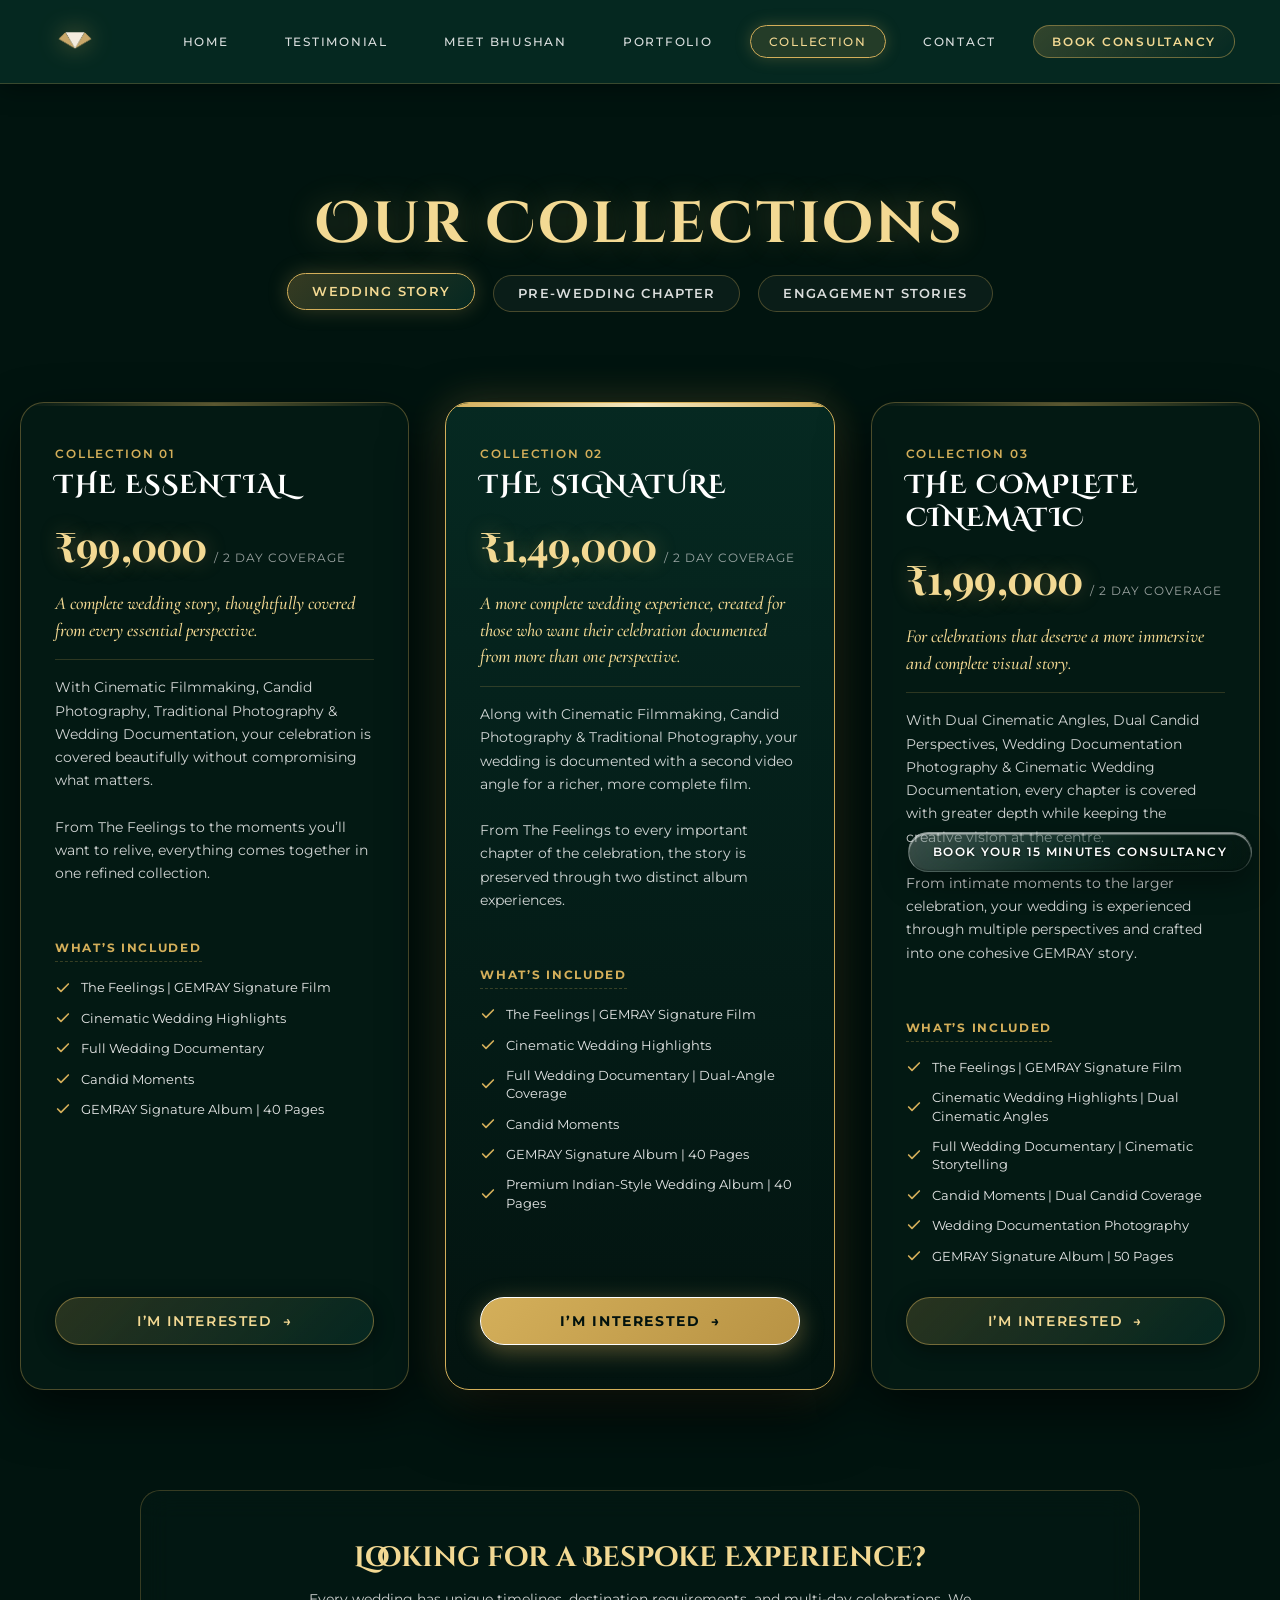
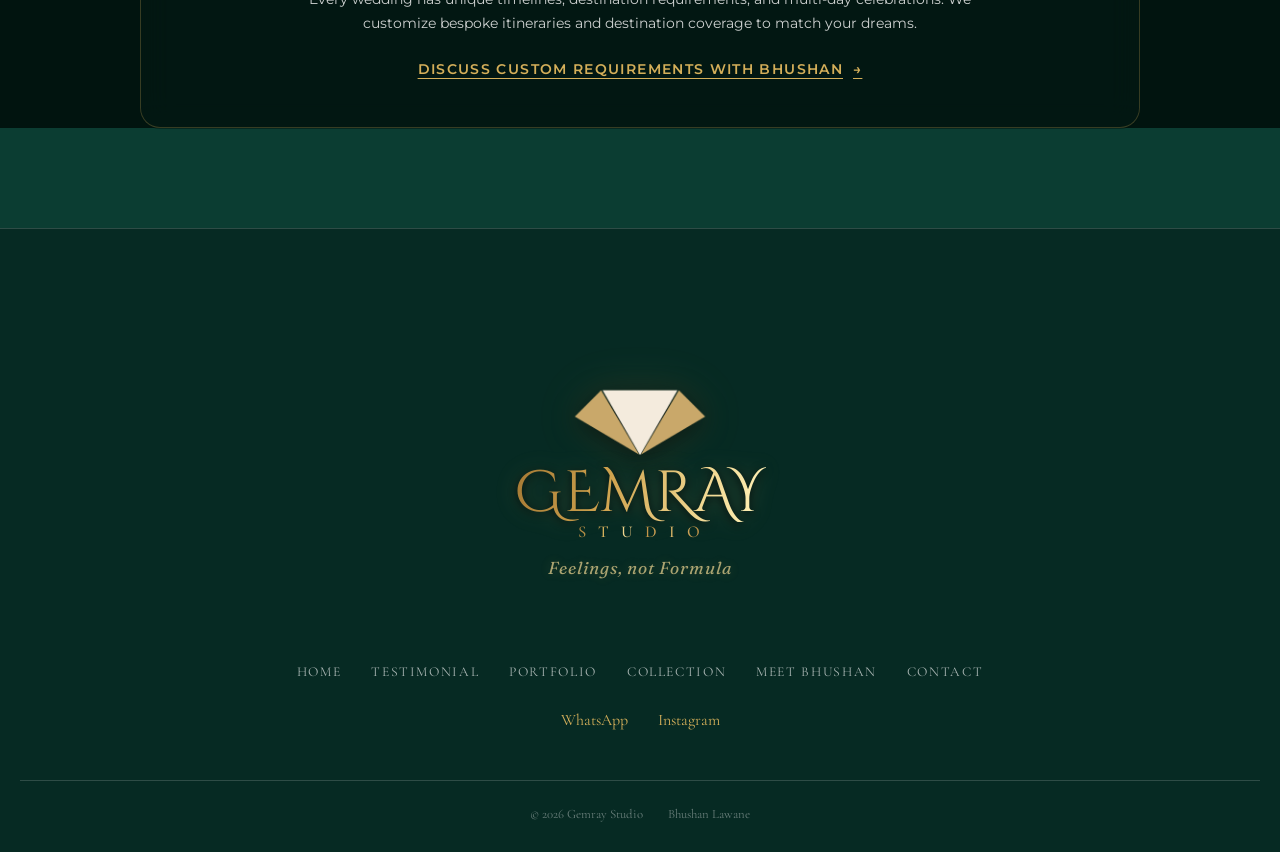
<file: product.html>
<!DOCTYPE html>
<html lang="en">

<head>
    <meta charset="UTF-8">
    <meta name="viewport" content="width=device-width, initial-scale=1.0, viewport-fit=cover">
    <!-- Cache Control & Anti-Stale Revalidation Headers -->
    <meta http-equiv="Cache-Control" content="no-cache, no-store, must-revalidate">
    <meta http-equiv="Pragma" content="no-cache">
    <meta http-equiv="Expires" content="0">
    <title>Wedding Photography Packages & Pricing | Gemray Studio</title>
    <meta name="description" content="Transparent wedding photography & cinematography collections by Gemray Studio. Explore bespoke investments for full wedding stories, pre-wedding films, and engagement coverage.">
    <meta name="keywords" content="wedding photography packages, wedding photography pricing, pre-wedding shoot cost, candid wedding cinematography prices, Gemray Studio, Bhushan Lawane, Jalgaon, Maharashtra">
    <meta name="author" content="Bhushan Lawane, Gemray Studio">
    <meta name="robots" content="index, follow, max-image-preview:large, max-snippet:-1, max-video-preview:-1">
    <meta name="theme-color" content="#062a23">

    <!-- Canonical URL -->
    <link rel="canonical" href="https://www.gemraystudio.com/product.html">

    <!-- Favicon -->
    <link rel="icon" type="image/jpeg" href="photos/favicon.jpeg">
    <link rel="apple-touch-icon" href="photos/favicon.jpeg">

    <!-- Open Graph / Facebook / WhatsApp -->
    <meta property="og:type" content="website">
    <meta property="og:url" content="https://www.gemraystudio.com/product.html">
    <meta property="og:title" content="Wedding Photography Packages & Pricing | Gemray Studio">
    <meta property="og:description" content="Explore thoughtfully structured collections for couples seeking timeless storytelling and honest emotion. Every package is crafted with bespoke care.">
    <meta property="og:image" content="https://www.gemraystudio.com/photos/logo.png">
    <meta property="og:site_name" content="Gemray Studio">
    <meta property="og:locale" content="en_IN">

    <!-- Twitter / X Card -->
    <meta name="twitter:card" content="summary_large_image">
    <meta name="twitter:url" content="https://www.gemraystudio.com/product.html">
    <meta name="twitter:title" content="Wedding Photography Packages & Pricing | Gemray Studio">
    <meta name="twitter:description" content="Explore thoughtfully structured collections for couples seeking timeless storytelling and honest emotion. Every package is crafted with bespoke care.">
    <meta name="twitter:image" content="https://www.gemraystudio.com/photos/logo.png">

    <!-- Structured Data: BreadcrumbList & ItemPage Schema -->
    <script type="application/ld+json">
    {
      "@context": "https://schema.org",
      "@type": "ItemPage",
      "name": "Gemray Studio Wedding Photography Packages & Pricing",
      "description": "Transparent pricing and packages for luxury wedding photography, pre-wedding cinematography, and engagement celebrations by Gemray Studio.",
      "url": "https://www.gemraystudio.com/product.html",
      "isPartOf": {
        "@type": "WebSite",
        "name": "Gemray Studio",
        "url": "https://www.gemraystudio.com/"
      },
      "breadcrumb": {
        "@type": "BreadcrumbList",
        "itemListElement": [
          {
            "@type": "ListItem",
            "position": 1,
            "name": "Home",
            "item": "https://www.gemraystudio.com/"
          },
          {
            "@type": "ListItem",
            "position": 2,
            "name": "Collections & Pricing",
            "item": "https://www.gemraystudio.com/product.html"
          }
        ]
      }
    }
    </script>

    <!-- Google Fonts -->
    <link rel="preconnect" href="https://fonts.googleapis.com">
    <link rel="preconnect" href="https://fonts.gstatic.com" crossorigin>
    <link href="https://fonts.googleapis.com/css2?family=Cinzel+Decorative:wght@400;700;900&family=Cormorant+Garamond:ital,wght@0,300;0,400;0,500;0,600;1,300;1,400;1,500&family=Fraunces:ital,opsz,wght@0,9..144,300;0,9..144,400;0,9..144,500;1,9..144,300;1,9..144,400;1,9..144,500&family=Montserrat:ital,wght@0,300;0,400;0,500;0,600;0,700;1,300;1,400&family=Playfair+Display:ital,wght@0,400;0,500;0,600;0,700;1,400;1,500&display=swap" rel="stylesheet">

    <!-- External CSS -->
    <link rel="stylesheet" href="style.css?v=4.2">
</head>

<body>
    <div class="site-wrapper">
        <!-- TOP NAVIGATION BAR -->
        <nav class="portfolio-nav" aria-label="Main Navigation">
            <a href="index.html" class="portfolio-nav-logo" aria-label="Gemray Studio Home">
                <img src="photos/logo.png" alt="Gemray Studio Logo" width="200" height="60" loading="eager" decoding="async" fetchpriority="high">
            </a>

            <!-- Horizontally Swipeable Nav Pills on Mobile & Row on Desktop -->
            <div class="portfolio-nav-links" id="portfolioNavLinks">
                <a href="index.html">Home</a>
                <a href="index.html#stories">Testimonial</a>
                <a href="index.html#photographer">Meet Bhushan</a>
                <a href="portfolio.html">Portfolio</a>
                <a href="product.html" class="active">Collection</a>
                <a href="index.html#contact">Contact</a>
                <a href="https://api.whatsapp.com/send?phone=918956010406&text=Hello%20Bhushan%20%2F%20Gemray%20Studio%2C%20I%20would%20like%20to%20book%20a%2015%20minutes%20consultancy%20call%20regarding%20wedding%20photography%20services." class="portfolio-nav-wa-pill" target="_blank" rel="noopener noreferrer">
                    Book Consultancy
                </a>
            </div>
        </nav>

        <!-- MAIN PRODUCT CONTENT -->
        <main class="product-page-main">
            <!-- HERO HEADER -->
            <header class="product-hero">
                <h1 class="product-hero-title">Our Collections</h1>

                <!-- 3 CATEGORY OPTIONS / QUICK NAV PILLS -->
                <div class="product-category-bar" role="navigation" aria-label="Collections Filter">
                    <a href="#wedding-story" class="product-category-tab active" data-filter="wedding-story">Wedding Story</a>
                    <a href="#pre-wedding" class="product-category-tab" data-filter="pre-wedding">Pre-wedding chapter</a>
                    <a href="#engagement-stories" class="product-category-tab" data-filter="engagement-stories">Engagement stories</a>
                </div>
            </header>

            <!-- PRODUCT CARDS GRID CONTAINER -->
            <section class="product-grid-container" aria-label="Wedding & Pre-Wedding Collections">

                <!-- 1. WEDDING STORY CATEGORY PANE -->
                <div class="product-category-pane active" id="wedding-story" data-category="wedding-story">
                    <div class="product-grid">

                        <!-- CARD 1: THE ESSENTIAL -->
                        <article class="product-card" id="essential">
                            <div class="product-card-header">
                                <span class="product-card-tag">Collection 01</span>
                                <h2 class="product-card-title">THE ESSENTIAL</h2>
                                <div class="product-card-price-wrapper">
                                    <span class="product-card-price">&#8377;99,000</span>
                                    <span class="product-card-price-period">/ 2 Day Coverage</span>
                                </div>
                                <p class="product-card-tagline">
                                    A complete wedding story, thoughtfully covered from every essential perspective.
                                </p>
                                <p class="product-card-desc">
                                    With Cinematic Filmmaking, Candid Photography, Traditional Photography &amp; Wedding Documentation, your celebration is covered beautifully without compromising what matters.<br><br>
                                    From The Feelings to the moments you’ll want to relive, everything comes together in one refined collection.
                                </p>
                            </div>

                            <div class="product-features-block">
                                <h4 class="product-features-heading">What’s Included</h4>
                                <ul class="product-card-features">
                                    <li>
                                        <svg viewBox="0 0 24 24" width="16" height="16" fill="none" stroke="currentColor" stroke-width="2.5" stroke-linecap="round" stroke-linejoin="round" aria-hidden="true">
                                            <polyline points="20 6 9 17 4 12"></polyline>
                                        </svg>
                                        <span>The Feelings | GEMRAY Signature Film</span>
                                    </li>
                                    <li>
                                        <svg viewBox="0 0 24 24" width="16" height="16" fill="none" stroke="currentColor" stroke-width="2.5" stroke-linecap="round" stroke-linejoin="round" aria-hidden="true">
                                            <polyline points="20 6 9 17 4 12"></polyline>
                                        </svg>
                                        <span>Cinematic Wedding Highlights</span>
                                    </li>
                                    <li>
                                        <svg viewBox="0 0 24 24" width="16" height="16" fill="none" stroke="currentColor" stroke-width="2.5" stroke-linecap="round" stroke-linejoin="round" aria-hidden="true">
                                            <polyline points="20 6 9 17 4 12"></polyline>
                                        </svg>
                                        <span>Full Wedding Documentary</span>
                                    </li>
                                    <li>
                                        <svg viewBox="0 0 24 24" width="16" height="16" fill="none" stroke="currentColor" stroke-width="2.5" stroke-linecap="round" stroke-linejoin="round" aria-hidden="true">
                                            <polyline points="20 6 9 17 4 12"></polyline>
                                        </svg>
                                        <span>Candid Moments</span>
                                    </li>
                                    <li>
                                        <svg viewBox="0 0 24 24" width="16" height="16" fill="none" stroke="currentColor" stroke-width="2.5" stroke-linecap="round" stroke-linejoin="round" aria-hidden="true">
                                            <polyline points="20 6 9 17 4 12"></polyline>
                                        </svg>
                                        <span>GEMRAY Signature Album | 40 Pages</span>
                                    </li>
                                </ul>
                            </div>

                            <div class="product-card-footer">
                                <a href="https://api.whatsapp.com/send?phone=918956010406&text=Hello%20Bhushan%20%2F%20Gemray%20Studio%2C%20I%20am%20interested%20in%20THE%20ESSENTIAL%20package%20(%E2%82%B999%2C000)%20for%20our%20wedding.%20Please%20share%20the%20details!" class="product-interested-btn" target="_blank" rel="noopener noreferrer" aria-label="Inquire about The Essential package on WhatsApp">
                                    <span>I’M INTERESTED</span>
                                    <span aria-hidden="true">&rarr;</span>
                                </a>
                            </div>
                        </article>

                        <!-- CARD 2: THE SIGNATURE -->
                        <article class="product-card featured-card" id="signature">
                            <div class="product-card-header">
                                <span class="product-card-tag">Collection 02</span>
                                <h2 class="product-card-title">THE SIGNATURE</h2>
                                <div class="product-card-price-wrapper">
                                    <span class="product-card-price">&#8377;1,49,000</span>
                                    <span class="product-card-price-period">/ 2 Day Coverage</span>
                                </div>
                                <p class="product-card-tagline">
                                    A more complete wedding experience, created for those who want their celebration documented from more than one perspective.
                                </p>
                                <p class="product-card-desc">
                                    Along with Cinematic Filmmaking, Candid Photography &amp; Traditional Photography, your wedding is documented with a second video angle for a richer, more complete film.<br><br>
                                    From The Feelings to every important chapter of the celebration, the story is preserved through two distinct album experiences.
                                </p>
                            </div>

                            <div class="product-features-block">
                                <h4 class="product-features-heading">What’s Included</h4>
                                <ul class="product-card-features">
                                    <li>
                                        <svg viewBox="0 0 24 24" width="16" height="16" fill="none" stroke="currentColor" stroke-width="2.5" stroke-linecap="round" stroke-linejoin="round" aria-hidden="true">
                                            <polyline points="20 6 9 17 4 12"></polyline>
                                        </svg>
                                        <span>The Feelings | GEMRAY Signature Film</span>
                                    </li>
                                    <li>
                                        <svg viewBox="0 0 24 24" width="16" height="16" fill="none" stroke="currentColor" stroke-width="2.5" stroke-linecap="round" stroke-linejoin="round" aria-hidden="true">
                                            <polyline points="20 6 9 17 4 12"></polyline>
                                        </svg>
                                        <span>Cinematic Wedding Highlights</span>
                                    </li>
                                    <li>
                                        <svg viewBox="0 0 24 24" width="16" height="16" fill="none" stroke="currentColor" stroke-width="2.5" stroke-linecap="round" stroke-linejoin="round" aria-hidden="true">
                                            <polyline points="20 6 9 17 4 12"></polyline>
                                        </svg>
                                        <span>Full Wedding Documentary | Dual-Angle Coverage</span>
                                    </li>
                                    <li>
                                        <svg viewBox="0 0 24 24" width="16" height="16" fill="none" stroke="currentColor" stroke-width="2.5" stroke-linecap="round" stroke-linejoin="round" aria-hidden="true">
                                            <polyline points="20 6 9 17 4 12"></polyline>
                                        </svg>
                                        <span>Candid Moments</span>
                                    </li>
                                    <li>
                                        <svg viewBox="0 0 24 24" width="16" height="16" fill="none" stroke="currentColor" stroke-width="2.5" stroke-linecap="round" stroke-linejoin="round" aria-hidden="true">
                                            <polyline points="20 6 9 17 4 12"></polyline>
                                        </svg>
                                        <span>GEMRAY Signature Album | 40 Pages</span>
                                    </li>
                                    <li>
                                        <svg viewBox="0 0 24 24" width="16" height="16" fill="none" stroke="currentColor" stroke-width="2.5" stroke-linecap="round" stroke-linejoin="round" aria-hidden="true">
                                            <polyline points="20 6 9 17 4 12"></polyline>
                                        </svg>
                                        <span>Premium Indian-Style Wedding Album | 40 Pages</span>
                                    </li>
                                </ul>
                            </div>

                            <div class="product-card-footer">
                                <a href="https://api.whatsapp.com/send?phone=918956010406&text=Hello%20Bhushan%20%2F%20Gemray%20Studio%2C%20I%20am%20interested%20in%20THE%20SIGNATURE%20package%20(%E2%82%B91%2C49%2C000)%20for%20our%20wedding.%20Please%20share%20the%20details!" class="product-interested-btn" target="_blank" rel="noopener noreferrer" aria-label="Inquire about The Signature package on WhatsApp">
                                    <span>I’M INTERESTED</span>
                                    <span aria-hidden="true">&rarr;</span>
                                </a>
                            </div>
                        </article>

                        <!-- CARD 3: THE COMPLETE CINEMATIC -->
                        <article class="product-card" id="cinematic">
                            <div class="product-card-header">
                                <span class="product-card-tag">Collection 03</span>
                                <h2 class="product-card-title">THE COMPLETE CINEMATIC</h2>
                                <div class="product-card-price-wrapper">
                                    <span class="product-card-price">&#8377;1,99,000</span>
                                    <span class="product-card-price-period">/ 2 Day Coverage</span>
                                </div>
                                <p class="product-card-tagline">
                                    For celebrations that deserve a more immersive and complete visual story.
                                </p>
                                <p class="product-card-desc">
                                    With Dual Cinematic Angles, Dual Candid Perspectives, Wedding Documentation Photography &amp; Cinematic Wedding Documentation, every chapter is covered with greater depth while keeping the creative vision at the centre.<br><br>
                                    From intimate moments to the larger celebration, your wedding is experienced through multiple perspectives and crafted into one cohesive GEMRAY story.
                                </p>
                            </div>

                            <div class="product-features-block">
                                <h4 class="product-features-heading">What’s Included</h4>
                                <ul class="product-card-features">
                                    <li>
                                        <svg viewBox="0 0 24 24" width="16" height="16" fill="none" stroke="currentColor" stroke-width="2.5" stroke-linecap="round" stroke-linejoin="round" aria-hidden="true">
                                            <polyline points="20 6 9 17 4 12"></polyline>
                                        </svg>
                                        <span>The Feelings | GEMRAY Signature Film</span>
                                    </li>
                                    <li>
                                        <svg viewBox="0 0 24 24" width="16" height="16" fill="none" stroke="currentColor" stroke-width="2.5" stroke-linecap="round" stroke-linejoin="round" aria-hidden="true">
                                            <polyline points="20 6 9 17 4 12"></polyline>
                                        </svg>
                                        <span>Cinematic Wedding Highlights | Dual Cinematic Angles</span>
                                    </li>
                                    <li>
                                        <svg viewBox="0 0 24 24" width="16" height="16" fill="none" stroke="currentColor" stroke-width="2.5" stroke-linecap="round" stroke-linejoin="round" aria-hidden="true">
                                            <polyline points="20 6 9 17 4 12"></polyline>
                                        </svg>
                                        <span>Full Wedding Documentary | Cinematic Storytelling</span>
                                    </li>
                                    <li>
                                        <svg viewBox="0 0 24 24" width="16" height="16" fill="none" stroke="currentColor" stroke-width="2.5" stroke-linecap="round" stroke-linejoin="round" aria-hidden="true">
                                            <polyline points="20 6 9 17 4 12"></polyline>
                                        </svg>
                                        <span>Candid Moments | Dual Candid Coverage</span>
                                    </li>
                                    <li>
                                        <svg viewBox="0 0 24 24" width="16" height="16" fill="none" stroke="currentColor" stroke-width="2.5" stroke-linecap="round" stroke-linejoin="round" aria-hidden="true">
                                            <polyline points="20 6 9 17 4 12"></polyline>
                                        </svg>
                                        <span>Wedding Documentation Photography</span>
                                    </li>
                                    <li>
                                        <svg viewBox="0 0 24 24" width="16" height="16" fill="none" stroke="currentColor" stroke-width="2.5" stroke-linecap="round" stroke-linejoin="round" aria-hidden="true">
                                            <polyline points="20 6 9 17 4 12"></polyline>
                                        </svg>
                                        <span>GEMRAY Signature Album | 50 Pages</span>
                                    </li>
                                </ul>
                            </div>

                            <div class="product-card-footer">
                                <a href="https://api.whatsapp.com/send?phone=918956010406&text=Hello%20Bhushan%20%2F%20Gemray%20Studio%2C%20I%20am%20interested%20in%20THE%20COMPLETE%20CINEMATIC%20package%20(%E2%82%B91%2C99%2C000)%20for%20our%20wedding.%20Please%20share%20the%20details!" class="product-interested-btn" target="_blank" rel="noopener noreferrer" aria-label="Inquire about The Complete Cinematic package on WhatsApp">
                                    <span>I’M INTERESTED</span>
                                    <span aria-hidden="true">&rarr;</span>
                                </a>
                            </div>
                        </article>

                    </div>
                </div>

                <!-- 2. PRE-WEDDING CHAPTER CATEGORY PANE -->
                <div class="product-category-pane" id="pre-wedding" data-category="pre-wedding">
                    <div class="product-grid product-grid-2col">

                        <!-- PRE-WEDDING CARD 1: THE SIGNATURE (₹49,000) -->
                        <article class="product-card" id="prewedding-signature">
                            <div class="product-card-header">
                                <span class="product-card-tag">Collection 01</span>
                                <h2 class="product-card-title">THE SIGNATURE</h2>
                                <div class="product-card-price-wrapper">
                                    <span class="product-card-price">&#8377;49,000</span>
                                    <span class="product-card-price-period">/ Complete Production</span>
                                </div>
                                <p class="product-card-tagline">
                                    A beautifully directed pre-wedding experience built around your chemistry, your chosen location and the moments that feel truly yours.
                                </p>
                                <p class="product-card-desc">
                                    With thoughtful direction and timeless cinematography, we create a film that feels natural, elegant and deeply personal, rather than staged for the camera.<br><br>
                                    Every frame is crafted to bring you back to how this chapter of your story actually felt.
                                </p>
                            </div>

                            <div class="product-features-block">
                                <h4 class="product-features-heading">What’s Included</h4>
                                <ul class="product-card-features">
                                    <li>
                                        <svg viewBox="0 0 24 24" width="16" height="16" fill="none" stroke="currentColor" stroke-width="2.5" stroke-linecap="round" stroke-linejoin="round" aria-hidden="true">
                                            <polyline points="20 6 9 17 4 12"></polyline>
                                        </svg>
                                        <span>Complete Cinematic Pre-Wedding Film | 2–3 Minutes</span>
                                    </li>
                                    <li>
                                        <svg viewBox="0 0 24 24" width="16" height="16" fill="none" stroke="currentColor" stroke-width="2.5" stroke-linecap="round" stroke-linejoin="round" aria-hidden="true">
                                            <polyline points="20 6 9 17 4 12"></polyline>
                                        </svg>
                                        <span>GEMRAY Signature Reel</span>
                                    </li>
                                    <li>
                                        <svg viewBox="0 0 24 24" width="16" height="16" fill="none" stroke="currentColor" stroke-width="2.5" stroke-linecap="round" stroke-linejoin="round" aria-hidden="true">
                                            <polyline points="20 6 9 17 4 12"></polyline>
                                        </svg>
                                        <span>30 Fine-Art Photographs</span>
                                    </li>
                                    <li>
                                        <svg viewBox="0 0 24 24" width="16" height="16" fill="none" stroke="currentColor" stroke-width="2.5" stroke-linecap="round" stroke-linejoin="round" aria-hidden="true">
                                            <polyline points="20 6 9 17 4 12"></polyline>
                                        </svg>
                                        <span>Location-Based Creative Direction</span>
                                    </li>
                                    <li>
                                        <svg viewBox="0 0 24 24" width="16" height="16" fill="none" stroke="currentColor" stroke-width="2.5" stroke-linecap="round" stroke-linejoin="round" aria-hidden="true">
                                            <polyline points="20 6 9 17 4 12"></polyline>
                                        </svg>
                                        <span>Premium Western-Style Album | 20 Pages</span>
                                    </li>
                                </ul>
                            </div>

                            <div class="product-card-footer">
                                <a href="https://api.whatsapp.com/send?phone=918956010406&text=Hello%20Bhushan%20%2F%20Gemray%20Studio%2C%20I%20am%20interested%20in%20the%20Pre-Wedding%20THE%20SIGNATURE%20package%20(%E2%82%B949%2C000).%20Please%20share%20the%20details!" class="product-interested-btn" target="_blank" rel="noopener noreferrer" aria-label="Inquire about Pre-Wedding The Signature package on WhatsApp">
                                    <span>I’M INTERESTED</span>
                                    <span aria-hidden="true">&rarr;</span>
                                </a>
                            </div>
                        </article>

                        <!-- PRE-WEDDING CARD 2: THE ORIGINAL (₹99,000) -->
                        <article class="product-card featured-card" id="prewedding-original">
                            <div class="product-card-header">
                                <span class="product-card-tag">Collection 02 &bull; Exclusive</span>
                                <h2 class="product-card-title">THE ORIGINAL</h2>
                                <div class="product-card-price-wrapper">
                                    <span class="product-card-price">&#8377;99,000</span>
                                    <span class="product-card-price-period">/ Complete Production</span>
                                </div>
                                <p class="product-card-tagline">
                                    Not just a pre-wedding shoot, but an original story created around the two of you.
                                </p>
                                <p class="product-card-desc">
                                    From how you met to the little details that make your relationship yours, we develop a cinematic narrative around your personalities, brought to life through direction, performances, dialogue and premium film-style cinematography.<br><br>
                                    The story then finds its own sound, whether that means an original song created around you or an entirely composed musical score, shaped to every emotion the story demands.
                                </p>
                            </div>

                            <div class="product-features-block">
                                <h4 class="product-features-heading">What’s Included</h4>
                                <ul class="product-card-features">
                                    <li>
                                        <svg viewBox="0 0 24 24" width="16" height="16" fill="none" stroke="currentColor" stroke-width="2.5" stroke-linecap="round" stroke-linejoin="round" aria-hidden="true">
                                            <polyline points="20 6 9 17 4 12"></polyline>
                                        </svg>
                                        <span>Original Cinematic Pre-Wedding Film</span>
                                    </li>
                                    <li>
                                        <svg viewBox="0 0 24 24" width="16" height="16" fill="none" stroke="currentColor" stroke-width="2.5" stroke-linecap="round" stroke-linejoin="round" aria-hidden="true">
                                            <polyline points="20 6 9 17 4 12"></polyline>
                                        </svg>
                                        <span>Personalized Story Development</span>
                                    </li>
                                    <li>
                                        <svg viewBox="0 0 24 24" width="16" height="16" fill="none" stroke="currentColor" stroke-width="2.5" stroke-linecap="round" stroke-linejoin="round" aria-hidden="true">
                                            <polyline points="20 6 9 17 4 12"></polyline>
                                        </svg>
                                        <span>Directed Dialogue &amp; Performances</span>
                                    </li>
                                    <li>
                                        <svg viewBox="0 0 24 24" width="16" height="16" fill="none" stroke="currentColor" stroke-width="2.5" stroke-linecap="round" stroke-linejoin="round" aria-hidden="true">
                                            <polyline points="20 6 9 17 4 12"></polyline>
                                        </svg>
                                        <span>Original Song / Custom Musical Score</span>
                                    </li>
                                    <li>
                                        <svg viewBox="0 0 24 24" width="16" height="16" fill="none" stroke="currentColor" stroke-width="2.5" stroke-linecap="round" stroke-linejoin="round" aria-hidden="true">
                                            <polyline points="20 6 9 17 4 12"></polyline>
                                        </svg>
                                        <span>Personalized Music Featuring Your Story &amp; Names</span>
                                    </li>
                                    <li>
                                        <svg viewBox="0 0 24 24" width="16" height="16" fill="none" stroke="currentColor" stroke-width="2.5" stroke-linecap="round" stroke-linejoin="round" aria-hidden="true">
                                            <polyline points="20 6 9 17 4 12"></polyline>
                                        </svg>
                                        <span>Professional Cinematography | Film-Style Production</span>
                                    </li>
                                    <li>
                                        <svg viewBox="0 0 24 24" width="16" height="16" fill="none" stroke="currentColor" stroke-width="2.5" stroke-linecap="round" stroke-linejoin="round" aria-hidden="true">
                                            <polyline points="20 6 9 17 4 12"></polyline>
                                        </svg>
                                        <span>Choreography, When Required</span>
                                    </li>
                                    <li>
                                        <svg viewBox="0 0 24 24" width="16" height="16" fill="none" stroke="currentColor" stroke-width="2.5" stroke-linecap="round" stroke-linejoin="round" aria-hidden="true">
                                            <polyline points="20 6 9 17 4 12"></polyline>
                                        </svg>
                                        <span>Dedicated Choreographer, When Required</span>
                                    </li>
                                    <li>
                                        <svg viewBox="0 0 24 24" width="16" height="16" fill="none" stroke="currentColor" stroke-width="2.5" stroke-linecap="round" stroke-linejoin="round" aria-hidden="true">
                                            <polyline points="20 6 9 17 4 12"></polyline>
                                        </svg>
                                        <span>GEMRAY Signature Reel</span>
                                    </li>
                                    <li>
                                        <svg viewBox="0 0 24 24" width="16" height="16" fill="none" stroke="currentColor" stroke-width="2.5" stroke-linecap="round" stroke-linejoin="round" aria-hidden="true">
                                            <polyline points="20 6 9 17 4 12"></polyline>
                                        </svg>
                                        <span>Premium Western-Style Album | 20 Pages</span>
                                    </li>
                                </ul>
                            </div>

                            <div class="product-card-footer">
                                <a href="https://api.whatsapp.com/send?phone=918956010406&text=Hello%20Bhushan%20%2F%20Gemray%20Studio%2C%20I%20am%20interested%20in%20the%20Pre-Wedding%20THE%20ORIGINAL%20package%20(%E2%82%B999%2C000).%20Please%20share%20the%20details!" class="product-interested-btn" target="_blank" rel="noopener noreferrer" aria-label="Inquire about Pre-Wedding The Original package on WhatsApp">
                                    <span>I’M INTERESTED</span>
                                    <span aria-hidden="true">&rarr;</span>
                                </a>
                            </div>
                        </article>

                    </div>
                </div>

                <!-- 3. ENGAGEMENT STORIES CATEGORY PANE -->
                <div class="product-category-pane" id="engagement-stories" data-category="engagement-stories">
                    <div class="product-grid product-grid-2col">

                        <!-- THE LEGACY CARD 1: THE SIGNATURE (₹59,000) -->
                        <article class="product-card" id="legacy-signature">
                            <div class="product-card-header">
                                <span class="product-card-tag">Collection 01</span>
                                <h2 class="product-card-title">THE SIGNATURE</h2>
                                <div class="product-card-price-wrapper">
                                    <span class="product-card-price">&#8377;59,000</span>
                                    <span class="product-card-price-period">/ 1-Day Engagement</span>
                                </div>
                                <p class="product-card-tagline">
                                    One Day. Beautifully Captured.
                                </p>
                                <p class="product-card-desc">
                                    A refined cinematic experience designed to preserve the essence of your engagement with GEMRAY’s signature storytelling approach. From the emotions to the atmosphere of the celebration, everything is shaped into a timeless visual story.
                                </p>
                            </div>

                            <div class="product-features-block">
                                <h4 class="product-features-heading">What’s Included</h4>
                                <ul class="product-card-features">
                                    <li>
                                        <svg viewBox="0 0 24 24" width="16" height="16" fill="none" stroke="currentColor" stroke-width="2.5" stroke-linecap="round" stroke-linejoin="round" aria-hidden="true">
                                            <polyline points="20 6 9 17 4 12"></polyline>
                                        </svg>
                                        <span>The Feelings &mdash; GEMRAY Signature Video</span>
                                    </li>
                                    <li>
                                        <svg viewBox="0 0 24 24" width="16" height="16" fill="none" stroke="currentColor" stroke-width="2.5" stroke-linecap="round" stroke-linejoin="round" aria-hidden="true">
                                            <polyline points="20 6 9 17 4 12"></polyline>
                                        </svg>
                                        <span>Cinematic Highlights &amp; Reel</span>
                                    </li>
                                    <li>
                                        <svg viewBox="0 0 24 24" width="16" height="16" fill="none" stroke="currentColor" stroke-width="2.5" stroke-linecap="round" stroke-linejoin="round" aria-hidden="true">
                                            <polyline points="20 6 9 17 4 12"></polyline>
                                        </svg>
                                        <span>Full Engagement Documentary Coverage</span>
                                    </li>
                                    <li>
                                        <svg viewBox="0 0 24 24" width="16" height="16" fill="none" stroke="currentColor" stroke-width="2.5" stroke-linecap="round" stroke-linejoin="round" aria-hidden="true">
                                            <polyline points="20 6 9 17 4 12"></polyline>
                                        </svg>
                                        <span>Premium Western-Style GEMRAY Signature Album &mdash; 30 Pages</span>
                                    </li>
                                </ul>
                            </div>

                            <div class="product-card-footer">
                                <a href="https://api.whatsapp.com/send?phone=918956010406&text=Hello%20Bhushan%20%2F%20Gemray%20Studio%2C%20I%20am%20interested%20in%20The%20Legacy%20THE%20SIGNATURE%20Engagement%20package%20(%E2%82%B959%2C000).%20Please%20share%20the%20details!" class="product-interested-btn" target="_blank" rel="noopener noreferrer" aria-label="Inquire about The Legacy The Signature package on WhatsApp">
                                    <span>I’M INTERESTED</span>
                                    <span aria-hidden="true">&rarr;</span>
                                </a>
                            </div>
                        </article>

                        <!-- THE LEGACY CARD 2: THE LEGACY (₹1,19,000) -->
                        <article class="product-card featured-card" id="legacy-master">
                            <div class="product-card-header">
                                <span class="product-card-tag">Collection 02 &bull; Exclusive</span>
                                <h2 class="product-card-title">THE LEGACY</h2>
                                <div class="product-card-price-wrapper">
                                    <span class="product-card-price">&#8377;1,19,000</span>
                                    <span class="product-card-price-period">/ 1-Day Luxury Production</span>
                                </div>
                                <p class="product-card-tagline">
                                    An Engagement Worth Remembering.
                                </p>
                                <p class="product-card-desc">
                                    Our more immersive engagement experience, created with greater cinematic depth and a dual-angle perspective. Designed to give your celebration a richer, more complete visual story, from intimate moments to the energy of the entire day.
                                </p>
                            </div>

                            <div class="product-features-block">
                                <h4 class="product-features-heading">What’s Included</h4>
                                <ul class="product-card-features">
                                    <li>
                                        <svg viewBox="0 0 24 24" width="16" height="16" fill="none" stroke="currentColor" stroke-width="2.5" stroke-linecap="round" stroke-linejoin="round" aria-hidden="true">
                                            <polyline points="20 6 9 17 4 12"></polyline>
                                        </svg>
                                        <span>The Feelings &mdash; GEMRAY Signature Video</span>
                                    </li>
                                    <li>
                                        <svg viewBox="0 0 24 24" width="16" height="16" fill="none" stroke="currentColor" stroke-width="2.5" stroke-linecap="round" stroke-linejoin="round" aria-hidden="true">
                                            <polyline points="20 6 9 17 4 12"></polyline>
                                        </svg>
                                        <span>Dual-Angle Cinematic Highlights</span>
                                    </li>
                                    <li>
                                        <svg viewBox="0 0 24 24" width="16" height="16" fill="none" stroke="currentColor" stroke-width="2.5" stroke-linecap="round" stroke-linejoin="round" aria-hidden="true">
                                            <polyline points="20 6 9 17 4 12"></polyline>
                                        </svg>
                                        <span>Dual-Angle Candid Coverage</span>
                                    </li>
                                    <li>
                                        <svg viewBox="0 0 24 24" width="16" height="16" fill="none" stroke="currentColor" stroke-width="2.5" stroke-linecap="round" stroke-linejoin="round" aria-hidden="true">
                                            <polyline points="20 6 9 17 4 12"></polyline>
                                        </svg>
                                        <span>Dual-Angle Full Engagement Cinematic Documentary</span>
                                    </li>
                                    <li>
                                        <svg viewBox="0 0 24 24" width="16" height="16" fill="none" stroke="currentColor" stroke-width="2.5" stroke-linecap="round" stroke-linejoin="round" aria-hidden="true">
                                            <polyline points="20 6 9 17 4 12"></polyline>
                                        </svg>
                                        <span>Dual-Angle Highlights &amp; 2 Reels</span>
                                    </li>
                                    <li>
                                        <svg viewBox="0 0 24 24" width="16" height="16" fill="none" stroke="currentColor" stroke-width="2.5" stroke-linecap="round" stroke-linejoin="round" aria-hidden="true">
                                            <polyline points="20 6 9 17 4 12"></polyline>
                                        </svg>
                                        <span>Premium Western-Style GEMRAY Signature Album &mdash; 50 Pages</span>
                                    </li>
                                </ul>
                            </div>

                            <div class="product-card-footer">
                                <a href="https://api.whatsapp.com/send?phone=918956010406&text=Hello%20Bhushan%20%2F%20Gemray%20Studio%2C%20I%20am%20interested%20in%20THE%20LEGACY%20Engagement%20package%20(%E2%82%B91%2C19%2C000).%20Please%20share%20the%20details!" class="product-interested-btn" target="_blank" rel="noopener noreferrer" aria-label="Inquire about The Legacy package on WhatsApp">
                                    <span>I’M INTERESTED</span>
                                    <span aria-hidden="true">&rarr;</span>
                                </a>
                            </div>
                        </article>

                    </div>
                </div>
            </section>

            <!-- CUSTOM TAILORING ASSURANCE -->
            <section class="product-assurance">
                <h3>Looking for a Bespoke Experience?</h3>
                <p>
                    Every wedding has unique timelines, destination requirements, and multi-day celebrations. We customize bespoke itineraries and destination coverage to match your dreams.
                </p>
                <a href="https://api.whatsapp.com/send?phone=918956010406&text=Hello%20Bhushan%20%2F%20Gemray%20Studio%2C%20I%20would%20like%20to%20discuss%20a%20customized%20wedding%20package%20tailored%20for%20our%20dates." class="product-assurance-contact" target="_blank" rel="noopener noreferrer">
                    <span>Discuss Custom Requirements With Bhushan</span>
                    <span aria-hidden="true">&rarr;</span>
                </a>
            </section>
        </main>

        <!-- =================================================
             FOOTER
             ================================================= -->
        <footer id="footer" class="site-footer">
            <div class="footer-brand">
                <img src="photos/logo.png" alt="Gemray Studio" class="footer-logo">
                <div class="footer-brand-name-wrapper">
                    <div class="footer-brand-name">GEMRAY</div>
                </div>
                <div class="footer-brand-studio">STUDIO</div>
                <p class="footer-tagline">Feelings, not Formula</p>
            </div>

            <!-- FOOTER NAVIGATION -->
            <nav class="footer-navigation" aria-label="Footer navigation">
                <a href="index.html#hero">Home</a>
                <a href="index.html#stories">Testimonial</a>
                <a href="portfolio.html">Portfolio</a>
                <a href="product.html">Collection</a>
                <a href="index.html#photographer">Meet Bhushan</a>
                <a href="index.html#contact">Contact</a>
            </nav>

            <!-- SOCIAL -->
            <div class="footer-social">
                <a href="https://wa.me/message/AZ6IJJFY67CKG1" target="_blank" rel="noopener noreferrer">
                    WhatsApp
                </a>
                <a href="https://www.instagram.com/gemraystudio/" target="_blank" rel="noopener noreferrer">
                    Instagram
                </a>
            </div>

            <!-- COPYRIGHT -->
            <div class="footer-bottom">
                <p>© 2026 Gemray Studio</p>
                <p>Bhushan Lawane</p>
            </div>
        </footer>

        <!-- FLOATING BOOK YOUR 15 MINUTES CONSULTANCY BUTTON -->
        <a href="https://api.whatsapp.com/send?phone=918956010406&text=Hello%20Bhushan%20%2F%20Gemray%20Studio%2C%20I%20would%20like%20to%20book%20a%2015%20minutes%20consultancy%20call%20regarding%20wedding%20photography%20and%20cinematography%20services.%20Please%20let%20me%20know%20a%20convenient%20time%20to%20connect!%20%F0%9F%92%8D%F0%9F%93%B8" class="floating-demo-button" target="_blank" rel="noopener noreferrer" aria-label="Book your 15 minutes consultancy on WhatsApp">
            <span class="floating-demo-text">Book Your 15 Minutes Consultancy</span>
        </a>
    </div>

    <!-- Scripts -->
    <script src="script.js?v=4.2"></script>
</body>
</html>
</file>
<file: style.css>
:root {

    --green: #0b3d32;

    --green-dark: #062a23;

    --green-light: #104f42;


    --gold: #d4af5a;

    --gold-light: #f3d993;

    --gold-bright: #f7e4a5;

    --gold-dark: #96702e;


    --white: #ffffff;

    --white-soft: #e8e5dc;


    --text-muted:
        rgba(255, 255, 255, 0.70);


    --border:
        rgba(255, 255, 255, 0.16);


    --gold-border:
        rgba(212, 175, 90, 0.40);


    --content-width:
        1400px;


    --transition:
        400ms cubic-bezier(.16, 1, .3, 1);

}


/* =========================================================
   02. RESET
   ========================================================= */

* {

    margin: 0;

    padding: 0;

    box-sizing: border-box;

}


html {

    width: 100%;

    min-height: 100%;

    background:
        var(--green);

}


body {

    width: 100%;

    min-height: 100%;

    margin: 0;

    overflow-x: hidden;

    background:
        var(--green);

    color:
        var(--white);

    font-family:
        "Cormorant Garamond",
        Georgia,
        serif;

    -webkit-font-smoothing:
        antialiased;

    text-rendering:
        optimizeLegibility;

}


img,
video {

    display: block;

    max-width: 100%;

}


button,
input,
textarea,
select {

    font: inherit;

}


button {

    border: 0;

    outline: none;

    cursor: pointer;

}


a {

    color: inherit;

    text-decoration: none;

}


::selection {

    background:
        var(--gold);

    color:
        var(--green-dark);

}


/* =========================================================
   03. COMMON SECTION
   ========================================================= */

section {

    position: relative;

    width: 100%;

}


.section-heading {

    width:
        min(
            calc(100% - 40px),
            900px
        );

    margin:
        0 auto 60px;

    text-align:
        center;

}


.section-eyebrow {

    display:
        block;

    margin-bottom:
        18px;

    color:
        var(--gold);

    font-size:
        .78rem;

    font-weight:
        500;

    letter-spacing:
        .35em;

    text-transform:
        uppercase;

}


.section-heading h2,
.about-content h2,
.portfolio-preview-content h2,
.contact-content h2 {

    font-family:
        "Cinzel Decorative",
        serif;

    font-weight:
        400;

    line-height:
        1.12;

    font-size:
        clamp(
            2rem,
            4vw,
            4.5rem
        );

}


.section-heading p {

    max-width:
        650px;

    margin:
        24px auto 0;

    color:
        var(--text-muted);

    font-size:
        clamp(
            1.05rem,
            1.5vw,
            1.35rem
        );

    line-height:
        1.6;

}


/* =========================================================
   04. HERO
   ========================================================= */

.hero-section {

    position:
        relative;

    width:
        100%;

    height:
        100svh;

    min-height:
        600px;

    overflow:
        hidden;

    display:
        flex;

    align-items:
        center;

    justify-content:
        center;

    background:
        var(--green);

    -webkit-tap-highlight-color:
        transparent;

}


/* =========================================================
   HERO BACKGROUND VIDEO
   ========================================================= */

.hero-video {

    position:
        absolute;

    inset:
        0;

    width:
        100%;

    height:
        100%;

    object-fit:
        cover;

    object-position:
        center;

    z-index:
        1;

    background:
        var(--green-dark);

    opacity:
        1;

    pointer-events:
        auto;

    user-select:
        none;

    -webkit-user-select:
        none;

    -webkit-tap-highlight-color:
        transparent;

    transition:
        opacity 0.5s ease;

}


/* =========================================================
   HERO OVERLAY
   ========================================================= */

.hero-overlay {
    position: absolute;
    inset: 0;
    z-index: 2;
    pointer-events: none;
    background: rgba(0, 0, 0, 0.1);
}


/* =========================================================
   HERO GOLD PARTICLES CANVAS
   ========================================================= */

.hero-particles {

    position:
        absolute;

    inset:
        0;

    width:
        100%;

    height:
        100%;

    z-index:
        3;

    pointer-events:
        none;

    opacity:
        0.85;

}


/* =========================================================
   05. HERO BRAND COMPOSITION

   Anchored center with graceful entrance
   ========================================================= */

.hero-brand {

    position:
        absolute;

    top:
        42%;

    left:
        50%;

    transform:
        translate(-50%, -50%);

    z-index:
        5;

    width:
        min(94vw, 1000px);

    display:
        flex;

    flex-direction:
        column;

    align-items:
        center;

    justify-content:
        center;

    text-align:
        center;

    gap:
        2px;

    pointer-events:
        none;

    animation:
        heroBrandEntrance 1.6s cubic-bezier(.16, 1, .3, 1) both;

}

@keyframes heroBrandEntrance {
    0% {
        opacity: 0;
        transform: translate(-50%, -46%) scale(0.96);
    }
    100% {
        opacity: 1;
        transform: translate(-50%, -50%) scale(1);
    }
}


/* =========================================================
   06. LOGO PNG
   ========================================================= */

.hero-logo-image {

    width:
        min(520px, 70vw);

    height:
        auto;

    object-fit:
        contain;

    margin-top:
        0;

    margin-bottom:
        clamp(-185px, -19vw, -145px);

    filter:
        drop-shadow(0 6px 18px rgba(0, 0, 0, .55))
        drop-shadow(0 0 25px rgba(212, 175, 90, .15));

    pointer-events:
        auto;

    transition:
        transform 0.6s cubic-bezier(.16, 1, .3, 1);

    animation:
        heroLogoReveal 1.6s cubic-bezier(.16, 1, .3, 1) 0.2s both;

}

.hero-logo-image:hover {

    transform:
        scale(1.02);

}

@keyframes heroLogoReveal {
    0% {
        opacity: 0;
        transform: scale(0.92);
    }
    100% {
        opacity: 1;
        transform: scale(1);
    }
}


/* =========================================================
   07. GEMRAY & ANCHORED SPARK WRAPPER
   ========================================================= */

.brand-name-wrapper {

    position:
        relative;

    display:
        inline-flex;

    align-items:
        center;

    justify-content:
        center;

    pointer-events:
        auto;

}


.brand-name {

    position:
        relative;

    font-family:
        "Cinzel Decorative",
        serif;

    font-size:
        clamp(
            3.2rem,
            6.2vw,
            7rem
        );

    font-weight:
        400;

    line-height:
        .95;

    letter-spacing:
        .02em;

    white-space:
        nowrap;

    cursor:
        default;


    /* CALM, PERMANENT LUXURY POLISHED GOLD (NEVER DISAPPEARS OR RESETS) */

    background:

        linear-gradient(
            105deg,

            #a57934 0%,

            #cfa34e 16%,

            #f1d892 32%,

            #fff2b8 42%,

            #cca04d 56%,

            #ebce80 72%,

            #af7f34 86%,

            #eed086 100%
        );


    -webkit-background-clip:
        text;

    background-clip:
        text;


    -webkit-text-fill-color:
        transparent;


    filter:

        drop-shadow(
            0 2px 4px
            rgba(0, 0, 0, .80)
        )

        drop-shadow(
            0 0 10px
            rgba(212, 175, 90, .20)
        );

}


/* =========================================================
   08. METALLIC GLINT OVERLAY (LEFT -> RIGHT LIGHT SWEEP)
   ========================================================= */

.brand-glint {

    position:
        absolute;

    inset:
        0;

    font-family:
        "Cinzel Decorative",
        serif;

    font-size:
        clamp(
            3.2rem,
            6.2vw,
            7rem
        );

    font-weight:
        400;

    line-height:
        .95;

    letter-spacing:
        .02em;

    white-space:
        nowrap;

    pointer-events:
        none;

    user-select:
        none;

    z-index:
        2;


    /* NARROW BRIGHT METALLIC LIGHT REFLECTION */

    background:

        linear-gradient(
            105deg,

            transparent 0%,

            transparent 38%,

            rgba(255, 255, 255, 0.20) 44%,

            rgba(255, 255, 255, 0.95) 49%,

            rgba(255, 248, 210, 1.0) 51%,

            rgba(255, 255, 255, 0.95) 53%,

            rgba(255, 255, 255, 0.20) 58%,

            transparent 64%,

            transparent 100%
        );


    background-size:
        280% 100%;

    background-position:
        140% 0;


    -webkit-background-clip:
        text;

    background-clip:
        text;


    -webkit-text-fill-color:
        transparent;

    opacity:
        0;

}


/* GLINT SWEEP ANIMATION (LEFT TO RIGHT ON DEMAND) */

.hero-brand.gold-sweep .brand-glint {

    animation:
        metallicGlint
        3.2s
        linear
        forwards;

}


@keyframes metallicGlint {

    0% {

        opacity:
            0;

        background-position:
            140% 0;

    }


    10% {

        opacity:
            1;

    }


    80% {

        opacity:
            1;

        background-position:
            -20% 0;

    }


    100% {

        opacity:
            0;

        background-position:
            -35% 0;

    }

}


/* =========================================================
   09. STUDIO
   ========================================================= */

.brand-studio {

    margin-top:
        0;

    font-family:
        "Cormorant Garamond",
        serif;

    font-size:
        clamp(
            .9rem,
            1.7vw,
            1.8rem
        );

    font-weight:
        500;

    line-height:
        1;

    letter-spacing:
        .72em;

    padding-left:
        .62em;

    white-space:
        nowrap;

    pointer-events:
        auto;


    /* CALM POLISHED GOLD */

    background:

        linear-gradient(
            105deg,

            #9a7134 0%,

            #d4af5a 25%,

            #f3d993 40%,

            #bd8e43 52%,

            #e0ba6b 72%,

            #a97a35 100%
        );


    -webkit-background-clip:
        text;

    background-clip:
        text;


    -webkit-text-fill-color:
        transparent;

}


/* =========================================================
   10. CINEMATIC 4-POINT LENS FLARE SPARK
   Anchored directly at the top-right serif of 'Y' in GEMRAY
   ========================================================= */

.logo-spark {

    position:
        absolute;

    top:
        10%;

    right:
        0;

    transform:
        translate(30%, -30%) scale(0.1);

    width:
        12px;

    height:
        12px;

    opacity:
        0;

    pointer-events:
        none;

    z-index:
        10;

}


.spark-core {

    position:
        absolute;

    top:
        50%;

    left:
        50%;

    transform:
        translate(-50%, -50%);

    width:
        8px;

    height:
        8px;

    border-radius:
        50%;

    background:
        radial-gradient(
            circle,
            #ffffff 0%,
            #fff8d8 35%,
            var(--gold-light) 65%,
            var(--gold) 85%,
            transparent 100%
        );

    box-shadow:
        0 0 8px #ffffff,
        0 0 16px var(--gold-light),
        0 0 28px rgba(212, 175, 90, 0.85);

}


.spark-flare-h {

    position:
        absolute;

    top:
        50%;

    left:
        50%;

    width:
        44px;

    height:
        2px;

    transform:
        translate(-50%, -50%);

    background:
        linear-gradient(
            90deg,
            transparent,
            rgba(255, 255, 255, 0.95),
            transparent
        );

    box-shadow:
        0 0 6px rgba(255, 240, 180, 0.9);

}


.spark-flare-v {

    position:
        absolute;

    top:
        50%;

    left:
        50%;

    width:
        2px;

    height:
        44px;

    transform:
        translate(-50%, -50%);

    background:
        linear-gradient(
            180deg,
            transparent,
            rgba(255, 255, 255, 0.95),
            transparent
        );

    box-shadow:
        0 0 6px rgba(255, 240, 180, 0.9);

}


.spark-flare-d1 {

    position:
        absolute;

    top:
        50%;

    left:
        50%;

    width:
        24px;

    height:
        1.5px;

    transform:
        translate(-50%, -50%) rotate(45deg);

    background:
        linear-gradient(
            90deg,
            transparent,
            rgba(255, 240, 180, 0.85),
            transparent
        );

}


.spark-flare-d2 {

    position:
        absolute;

    top:
        50%;

    left:
        50%;

    width:
        24px;

    height:
        1.5px;

    transform:
        translate(-50%, -50%) rotate(-45deg);

    background:
        linear-gradient(
            90deg,
            transparent,
            rgba(255, 240, 180, 0.85),
            transparent
        );

}


/* SPARK TRIGGER ANIMATION */

.hero-brand.spark-active .logo-spark {

    animation:
        cinematicSpark
        0.9s
        cubic-bezier(.16, 1, .3, 1)
        forwards;

}


@keyframes cinematicSpark {

    0% {

        opacity:
            0;

        transform:
            translate(30%, -30%) scale(.1) rotate(0deg);

    }


    20% {

        opacity:
            1;

        transform:
            translate(30%, -30%) scale(1.25) rotate(30deg);

    }


    45% {

        opacity:
            1;

        transform:
            translate(30%, -30%) scale(1) rotate(60deg);

    }


    75% {

        opacity:
            .6;

        transform:
            translate(30%, -30%) scale(.7) rotate(90deg);

    }


    100% {

        opacity:
            0;

        transform:
            translate(30%, -30%) scale(.1) rotate(120deg);

    }

}


/* =========================================================
   11. TAGLINE
   ========================================================= */

.brand-tagline {

    margin-top:
        12px;

    font-family:
        "Canela",
        "Fraunces",
        "Cormorant Garamond",
        "Playfair Display",
        Georgia,
        serif;

    font-size:
        clamp(
            1.15rem,
            1.9vw,
            1.65rem
        );

    font-weight:
        400;

    font-style:
        italic;

    letter-spacing:
        0.06em;

    text-transform:
        none;

    line-height:
        1.3;

    color:
        var(--gold-light);

    opacity:
        0.7;

    white-space:
        nowrap;

    pointer-events:
        auto;

    text-shadow:
        0 2px 10px rgba(0, 0, 0, 0.75),
        0 0 16px rgba(212, 175, 90, 0.35);

    animation:
        heroTaglineReveal 1.8s cubic-bezier(.16, 1, .3, 1) 0.65s both;

}

@keyframes heroTaglineReveal {
    0% {
        opacity: 0;
        transform: translateY(14px);
    }
    100% {
        opacity: 0.8;
        transform: translateY(0);
    }
}


/* =========================================================
   12. HERO SOUND BUTTON & SVG ICONS
   ========================================================= */

.sound-button {

    position:
        absolute;

    right:
        30px;

    bottom:
        30px;

    z-index:
        10;

    width:
        50px;

    height:
        50px;

    display:
        flex;

    align-items:
        center;

    justify-content:
        center;

    border:
        1px solid
        rgba(212,175,90,.4);

    border-radius:
        50%;

    color:
        var(--gold-light);

    background:
        rgba(11,61,50,.55);

    backdrop-filter:
        blur(12px);

    -webkit-backdrop-filter:
        blur(12px);

    box-shadow:
        0 4px 16px rgba(0, 0, 0, 0.4),
        0 0 12px rgba(212, 175, 90, 0.15);

    transition:
        all 0.35s cubic-bezier(.16, 1, .3, 1);

}


.sound-button:hover {

    color:
        #ffffff;

    border-color:
        var(--gold-bright);

    background:
        rgba(16, 79, 66, 0.8);

    transform:
        scale(1.1);

    box-shadow:
        0 6px 22px rgba(0, 0, 0, 0.5),
        0 0 20px rgba(212, 175, 90, 0.35);

}

.sound-icon {
    display: inline-flex;
    align-items: center;
    justify-content: center;
    line-height: 0;
}

.sound-icon svg {
    transition: transform 0.25s ease;
}

.sound-button:hover .sound-icon svg {
    transform: scale(1.1);
}


#iconUnmuted {

    display:
        none;

}


/* =========================================================
   13. SCROLL INDICATOR
   ========================================================= */

.scroll-indicator {

    position:
        absolute;

    left:
        50%;

    bottom:
        25px;

    transform:
        translateX(-50%);

    z-index:
        8;

    display:
        flex;

    flex-direction:
        column;

    align-items:
        center;

    gap:
        8px;

    color:
        rgba(255,255,255,.65);

    font-size:
        .7rem;

    letter-spacing:
        .25em;

    text-transform:
        uppercase;

}


.scroll-line {

    width:
        1px;

    height:
        35px;

    background:

        linear-gradient(
            to bottom,

            rgba(255,255,255,.7),

            transparent
        );

}


/* =========================================================
   14. CUSTOMER STORIES — FULL-BACKGROUND VIDEO SECTION
   ========================================================= */

.stories-section {

    position:
        relative;

    width:
        100%;

    height:
        100svh;

    min-height:
        600px;

    overflow:
        hidden;

    background:
        var(--green-dark);

}


/* ---- FULLSCREEN COVER VIDEO ---- */

.stories-bg-video {

    position:
        absolute;

    inset:
        0;

    width:
        100%;

    height:
        100%;

    object-fit:
        cover;

    object-position:
        center;

    z-index:
        1;

    background:
        #000;

}


/* ---- DARK OVERLAY (matches photographer overlay) ---- */

.stories-bg-overlay {

    position:
        absolute;

    inset:
        0;

    z-index:
        2;

    pointer-events:
        none;

    background:
        linear-gradient(
            90deg,
            rgba(0, 0, 0, 0.70) 0%,
            rgba(0, 0, 0, 0.38) 45%,
            rgba(0, 0, 0, 0.10) 70%,
            rgba(0, 0, 0, 0.32) 100%
        );

}


/* ---- TEXT CONTENT LAYER ---- */

.stories-content-layer {

    position:
        absolute;

    z-index:
        4;

    bottom:
        0;

    left:
        0;

    right:
        0;

    padding:
        clamp(28px, 5vh, 60px) clamp(25px, 8vw, 130px) 0;

    background:
        linear-gradient(
            to top,
            rgba(6, 42, 35, 0.96) 0%,
            rgba(6, 42, 35, 0.72) 55%,
            transparent 100%
        );

    max-width:
        100%;

}


.stories-eyebrow {

    display:
        block;

    font-family:
        "Cinzel Decorative", serif;

    font-size:
        clamp(0.62rem, 1.1vw, 0.9rem);

    letter-spacing:
        0.28em;

    text-transform:
        uppercase;

    color:
        var(--gold);

    margin-bottom:
        14px;

    opacity:
        0.9;

}


.stories-title {

    font-size:
        clamp(2rem, 5vw, 4.2rem);

    font-weight:
        300;

    color:
        #ffffff;

    line-height:
        1.12;

    margin:
        0 0 20px;

    letter-spacing:
        0.01em;

}


.stories-quote {

    font-size:
        clamp(1rem, 1.6vw, 1.3rem);

    font-style:
        italic;

    color:
        rgba(255, 255, 255, 0.85);

    line-height:
        1.6;

    margin:
        0 0 16px;

}


.stories-couple-name {

    font-size:
        clamp(0.85rem, 1.2vw, 1.05rem);

    color:
        var(--gold);

    letter-spacing:
        0.12em;

    margin:
        0;

}


/* ---- SOUND BUTTON (already styled globally via .story-sound-btn) ---- */




.stories-heading {

    margin:
        0 auto clamp(20px, 3vh, 36px);

    text-align:
        center;

    z-index:
        5;

}


.stories-heading .section-eyebrow {

    margin-bottom:
        0;

}


/* =========================================================
   3D STACKED DECK CONTAINER (FULL-SCREEN DISTRIBUTED STAGE)
   ========================================================= */

.stories-stack-container {

    position:
        relative;

    width:
        100%;

    max-width:
        1440px;

    margin:
        0 auto;

    padding:
        20px 0 50px;

    perspective:
        1400px;

    display:
        flex;

    flex-direction:
        column;

    align-items:
        center;

    justify-content:
        center;

    user-select:
        none;

    touch-action:
        pan-y;

}


.stories-deck {

    position:
        relative;

    width:
        min(92vw, 760px);

    aspect-ratio:
        16 / 9.6;

    min-height:
        360px;

    transform-style:
        preserve-3d;

    display:
        flex;

    align-items:
        center;

    justify-content:
        center;

    cursor:
        grab;

}

.stories-deck:active {

    cursor:
        grabbing;

}


/* =========================================================
   3D STACKED CARD STATES (DISTRIBUTED ACROSS SCREEN)
   ========================================================= */

.story-deck-card {

    position:
        absolute;

    width:
        100%;

    top:
        0;

    left:
        0;

    border-radius:
        16px;

    background:
        #041a15;

    border:
        1px solid rgba(212, 175, 90, 0.28);

    box-shadow:
        0 20px 45px rgba(0, 0, 0, 0.65);

    overflow:
        hidden;

    will-change:
        transform, opacity;

    transform-style:
        preserve-3d;

    backface-visibility:
        hidden;

    -webkit-backface-visibility:
        hidden;

    transition:
        transform 0.6s cubic-bezier(0.2, 1, 0.35, 1),
        opacity 0.6s cubic-bezier(0.2, 1, 0.35, 1),
        box-shadow 0.45s ease,
        border-color 0.45s ease;

    transform-origin:
        center center;

}


/* ACTIVE (FRONT) CARD - HERO FOCUS IN CENTER */
.story-deck-card.is-active {

    z-index:
        10;

    transform:
        translate3d(0, 0, 0) scale(1) rotate(0deg);

    opacity:
        1;

    pointer-events:
        auto;

    border-color:
        rgba(212, 175, 90, 0.8);

    box-shadow:
        0 30px 70px rgba(0, 0, 0, 0.85),
        0 0 35px rgba(212, 175, 90, 0.28);

}

.story-deck-card.is-active .story-video-wrapper {

    filter:
        none;

}


/* NEXT CARD (RIGHT BACKGROUND WING - WIDE SPREAD ACROSS SCREEN) */
.story-deck-card.is-next {

    z-index:
        6;

    transform:
        translate3d(62%, 0, -95px) scale(0.82) rotate(4.5deg);

    opacity:
        0.75;

    pointer-events:
        auto;

    cursor:
        pointer;

    border-color:
        rgba(212, 175, 90, 0.35);

}

.story-deck-card.is-next .story-video-wrapper {

    opacity:
        0.85;

}


/* PREVIOUS CARD (LEFT BACKGROUND WING - WIDE SPREAD ACROSS SCREEN) */
.story-deck-card.is-prev {

    z-index:
        5;

    transform:
        translate3d(-62%, 0, -95px) scale(0.82) rotate(-4.5deg);

    opacity:
        0.75;

    pointer-events:
        auto;

    cursor:
        pointer;

    border-color:
        rgba(212, 175, 90, 0.35);

}

.story-deck-card.is-prev .story-video-wrapper {

    opacity:
        0.85;

}


/* HIDDEN CARDS */
.story-deck-card.is-hidden {

    z-index:
        1;

    transform:
        translate3d(0, 0, -220px) scale(0.65);

    opacity:
        0;

    pointer-events:
        none;

}


/* DRAGGING SWIPE INERTIA INTERACTION */
.stories-deck.is-dragging .story-deck-card.is-active {

    transition:
        none;

}


/* =========================================================
   VIDEO WRAPPER & VIGNETTE
   ========================================================= */

.story-deck-card .story-video-wrapper {

    position:
        relative;

    width:
        100%;

    aspect-ratio:
        16 / 9;

    overflow:
        hidden;

    background:
        #000;

}


.story-deck-card .story-video {

    position:
        absolute;

    inset:
        0;

    width:
        100%;

    height:
        100%;

    object-fit:
        cover;

    background:
        #000;

    border:
        0;

    z-index:
        1;

    opacity:
        1;

    transition:
        opacity 0.25s ease;

}


.story-video-vignette {

    position:
        absolute;

    inset:
        0;

    background:
        linear-gradient(
            180deg,
            rgba(0,0,0,0.1) 0%,
            transparent 40%,
            rgba(0,0,0,0.4) 75%,
            rgba(0,0,0,0.85) 100%
        );

    pointer-events:
        none;

    z-index:
        2;

}


.story-deck-card .story-video-content {

    padding:
        14px 22px 18px;

    background:
        rgba(6, 42, 35, 0.88);

    backdrop-filter:
        blur(12px);

    -webkit-backdrop-filter:
        blur(12px);

    border-top:
        1px solid rgba(212, 175, 90, 0.18);

}


.story-deck-card .story-video-content span {

    display:
        block;

    margin-bottom:
        4px;

    color:
        var(--gold);

    font-size:
        0.75rem;

    letter-spacing:
        0.22em;

    text-transform:
        uppercase;

    font-weight:
        600;

}


.story-deck-card .story-video-content h3 {

    font-size:
        clamp(1.15rem, 1.8vw, 1.55rem);

    font-weight:
        400;

    color:
        #ffffff;

    line-height:
        1.3;

    margin:
        0;

}





/* =========================================================
   STORY SOUND BUTTON
   ========================================================= */

.story-sound-btn {

    position:
        absolute;

    top:
        32px;

    right:
        30px;

    z-index:
        16;

    width:
        42px;

    height:
        42px;

    border-radius:
        50%;

    border:
        1px solid rgba(255, 255, 255, 0.45);

    background:
        rgba(6, 42, 35, 0.65);

    backdrop-filter:
        blur(12px);

    -webkit-backdrop-filter:
        blur(12px);

    color:
        #ffffff;

    display:
        flex;

    align-items:
        center;

    justify-content:
        center;

    cursor:
        pointer;

    transition:
        all 0.3s ease;

    box-shadow:
        0 8px 20px rgba(0, 0, 0, 0.45);

}

.story-sound-btn svg {

    width:
        18px;

    height:
        18px;

}

.story-sound-btn:hover {

    border-color:
        var(--gold);

    color:
        var(--gold);

    transform:
        scale(1.08);

}


/* =========================================================
   CENTERED PARALLEL UP / DOWN REVIEW NAVIGATION CONTROLS
   ========================================================= */

.stories-nav-btn {
    position: relative;
    width: 48px;
    height: 48px;
    border-radius: 50%;
    background: rgba(6, 42, 35, 0.90);
    backdrop-filter: blur(14px);
    -webkit-backdrop-filter: blur(14px);
    border: 1.5px solid rgba(212, 175, 90, 0.65);
    color: var(--gold-light, #f4e8c1);
    display: none;
    align-items: center;
    justify-content: center;
    cursor: pointer;
    box-shadow: 0 8px 24px rgba(0, 0, 0, 0.55), 0 0 16px rgba(212, 175, 90, 0.25);
    transition: all 0.3s cubic-bezier(0.16, 1, 0.3, 1);
    -webkit-tap-highlight-color: transparent;
    padding: 0;
    z-index: 20;
    pointer-events: auto;
}

@media (max-width: 768px) {
    .stories-nav-btn {
        display: flex;
    }
}

.stories-nav-btn.stories-nav-top {
    margin: 0 auto clamp(14px, 2.2vh, 26px);
}

.stories-nav-btn.stories-nav-bottom {
    margin: clamp(14px, 2.2vh, 26px) auto 0;
}

.stories-nav-btn svg {
    width: 22px;
    height: 22px;
    stroke: var(--gold-light, #f4e8c1);
    transition: transform 0.25s ease, stroke 0.25s ease;
}

.stories-nav-btn:hover {
    background: rgba(10, 56, 46, 0.98);
    border-color: var(--gold, #d4af5a);
    box-shadow: 0 12px 30px rgba(0, 0, 0, 0.75), 0 0 22px rgba(212, 175, 90, 0.5);
    transform: scale(1.1);
}

.stories-nav-btn:hover svg {
    stroke: #ffffff;
}

.stories-nav-btn:active {
    transform: scale(0.92);
}


/* =========================================================
   15. PHOTOGRAPHER INTRO
   ========================================================= */

.photographer-intro-section {

    width:
        100%;

    background:
        #000000;

}


.photographer-desktop-video {

    position:
        relative;

    width:
        100%;

    height:
        100svh;

    min-height:
        600px;

    overflow:
        hidden;

}


.horizontal-video {

    position:
        absolute;

    inset:
        0;

    width:
        100%;

    height:
        100%;

    object-fit:
        cover;

    object-position:
        center;

    background:
        #000;

}


.photographer-video-overlay {

    position:
        absolute;

    inset:
        0;

    z-index:
        2;

    pointer-events:
        none;

    background:
        linear-gradient(
            90deg,
            rgba(0, 0, 0, 0.72) 0%,
            rgba(0, 0, 0, 0.35) 45%,
            rgba(0, 0, 0, 0.05) 70%,
            rgba(0, 0, 0, 0.30) 100%
        );

}


.photographer-intro-content {

    position:
        absolute;

    z-index:
        4;

    left:
        clamp(
            25px,
            8vw,
            130px
        );

    top:
        clamp(
            55px,
            8vw,
            115px
        );

    bottom:
        auto;

    width:
        min(
            90%,
            600px
        );

}


.photographer-intro-content h2 {

    font-family:
        "Cinzel Decorative",
        serif;

    font-size:
        clamp(
            2rem,
            4.2vw,
            4.5rem
        );

    font-weight:
        400;

    line-height:
        1.05;

    margin-bottom:
        8px;

    white-space:
        nowrap;

}


.photographer-intro-content .photographer-role {

    display:
        block;

    margin-bottom:
        50px;

    color:
        var(--gold);

    font-size:
        clamp(
            .72rem,
            1.1vw,
            .88rem
        );

    letter-spacing:
        .32em;

    text-transform:
        uppercase;

}


.photographer-intro-content p {

    max-width:
        520px;

    color:
        rgba(255,255,255,.78);

    font-size:
        clamp(
            1.05rem,
            1.5vw,
            1.4rem
        );

    line-height:
        1.55;

}


.photographer-intro-content .photographer-quote {

    font-style:
        italic;

    font-weight:
        500;

    color:
        var(--gold-light);

    font-size:
        clamp(
            1.35rem,
            2.1vw,
            1.9rem
        );

    line-height:
        1.35;

    margin-bottom:
        22px;

    text-shadow:
        0 2px 8px rgba(0, 0, 0, 0.7),
        0 0 15px rgba(212, 175, 90, 0.25);

}


.photographer-location {

    display:
        inline-flex;

    align-items:
        center;

    gap:
        7px;

    margin-top:
        150px;

    white-space:
        nowrap;

    font-family:
        "Montserrat",
        sans-serif;

    font-size:
        clamp(0.70rem, 0.88vw, 0.82rem);

    font-weight:
        600;

    letter-spacing:
        0.20em;

    text-transform:
        uppercase;

    filter:
        drop-shadow(0 2px 4px rgba(0, 0, 0, 0.95));

}


.photographer-location span {

    display:
        inline-block;

    white-space:
        nowrap;

    /* PURE WHITE BASE WITH SHARP METALLIC REFLECTION SWEEP */

    background:
        linear-gradient(
            110deg,
            #ffffff 0%,
            #ffffff 36%,
            #ffffff 44%,
            rgba(220, 220, 220, 0.5) 47%,
            #ffffff 50%,
            rgba(220, 220, 220, 0.5) 53%,
            #ffffff 56%,
            #ffffff 64%,
            #ffffff 100%
        );

    background-size:
        240% 100%;

    background-position:
        130% 0;

    -webkit-background-clip:
        text;

    background-clip:
        text;

    -webkit-text-fill-color:
        transparent;

    animation:
        locationMetallicSweep
        6s
        cubic-bezier(0.25, 0.1, 0.25, 1)
        infinite;

}


@keyframes locationMetallicSweep {

    0% {

        background-position:
            135% 0;

    }

    50% {

        background-position:
            -35% 0;

    }

    100% {

        background-position:
            -35% 0;

    }

}


.photographer-location svg {

    flex-shrink:
        0;

    width:
        13px;

    height:
        13px;

    stroke:
        #ffffff;

    filter:
        drop-shadow(0 2px 4px rgba(0, 0, 0, 0.9));

}


/* =========================================================
   16. PHOTOGRAPHER SOUND BUTTON
   ========================================================= */

.video-sound-button {

    position:
        absolute;

    right:
        40px;

    bottom:
        40px;

    z-index:
        8;

    width:
        50px;

    height:
        50px;

    display:
        flex;

    align-items:
        center;

    justify-content:
        center;

    border:
        1px solid
        rgba(255,255,255,.5);

    border-radius:
        50%;

    color:
        #fff;

    background:
        rgba(11,61,50,.35);

    backdrop-filter:
        blur(8px);

    transition:
        var(--transition);

}


.video-sound-button:hover {

    color:
        var(--gold);

    border-color:
        var(--gold);

    transform:
        scale(1.08);

}


.photographer-unmuted-icon {

    display:
        none;

}


/* =========================================================
   17. MOBILE PHOTOGRAPHER VIDEO
   ========================================================= */

.photographer-mobile-video {

    display:
        none;

}


/* =========================================================
   18. ABOUT
   ========================================================= */

.about-section {

    padding:
        clamp(80px, 10vw, 160px) 20px;

    background:
        var(--green-dark);

}


.about-container {

    width:
        min(
            100%,
            1200px
        );

    margin:
        0 auto;

    display:
        grid;

    grid-template-columns:
        minmax(0,1fr)
        minmax(0,1fr);

    gap:
        clamp(
            45px,
            8vw,
            120px
        );

    align-items:
        center;

}


.about-image {

    overflow:
        hidden;

    border:
        1px solid
        var(--gold-border);

}


.about-image img {

    width:
        100%;

    aspect-ratio:
        4 / 5;

    object-fit:
        cover;

}


.about-content h2 {

    margin-bottom:
        28px;

}


.about-content p {

    max-width:
        560px;

    margin-bottom:
        18px;

    color:
        var(--text-muted);

    font-size:
        clamp(
            1.15rem,
            1.6vw,
            1.45rem
        );

    line-height:
        1.65;

}


.about-signature {

    margin-top:
        40px;

    font-family:
        "Great Vibes",
        cursive;

    font-size:
        3rem;

    color:
        var(--gold);

}


/* =========================================================
   19. QUOTE
   ========================================================= */

.quote-section {

    min-height:
        70svh;

    display:
        flex;

    align-items:
        center;

    justify-content:
        center;

    padding:
        100px 20px;

    background:
        var(--green);

}


.quote-content {

    width:
        min(
            100%,
            1000px
        );

    text-align:
        center;

}


.quote-content blockquote {

    font-size:
        clamp(
            2.3rem,
            5vw,
            5.5rem
        );

    font-weight:
        300;

    font-style:
        italic;

    line-height:
        1.1;

}


.quote-mark {

    display:
        block;

    margin-top:
        35px;

    color:
        var(--gold);

    font-family:
        "Cinzel Decorative",
        serif;

    font-size:
        .85rem;

    letter-spacing:
        .18em;

    text-transform:
        uppercase;

}


/* =========================================================
   20. PORTFOLIO PREVIEW (SPLIT CINEMATIC SHOWCASE)
   ========================================================= */

.portfolio-preview-section {
    min-height: 100vh;
    min-height: 100svh;
    display: flex;
    align-items: center;
    justify-content: center;
    padding: clamp(40px, 6vh, 80px) 24px;
    background:
        radial-gradient(
            circle at 50% 50%,
            rgba(11, 61, 50, 0.45) 0%,
            transparent 70%
        ),
        linear-gradient(
            180deg,
            #041a15 0%,
            var(--green-dark) 45%,
            #041a15 100%
        );
    position: relative;
    overflow: hidden;
    box-sizing: border-box;
}

/* SPLIT STAGE CONTAINER */
.portfolio-split-stage {
    display: grid;
    grid-template-columns: 1.35fr 1fr;
    gap: clamp(30px, 3.5vw, 60px);
    width: min(100%, 1380px);
    margin: 0 auto;
    align-items: center;
    justify-content: center;
    position: relative;
    z-index: 2;
}

/* 1. LEFT SIDE: CLEAN 16:9 HORIZONTAL WIDESCREEN VIDEO WINDOW WITH LIQUID GLASS BORDER */
.portfolio-video-window {
    position: relative;
    width: 100%;
    display: flex;
    justify-content: center;
}

.portfolio-video-window-frame {
    position: relative;
    width: 100%;
    aspect-ratio: 16 / 9;
    border-radius: 22px;
    padding: 6px;
    background: linear-gradient(
        135deg,
        rgba(255, 255, 255, 0.42) 0%,
        rgba(212, 175, 90, 0.45) 20%,
        rgba(18, 87, 73, 0.28) 50%,
        rgba(243, 217, 147, 0.38) 80%,
        rgba(255, 255, 255, 0.28) 100%
    );
    box-shadow:
        0 25px 60px rgba(0, 0, 0, 0.6),
        0 0 35px rgba(212, 175, 90, 0.22),
        inset 0 1.5px 3px rgba(255, 255, 255, 0.65),
        inset 0 -1.5px 3px rgba(0, 0, 0, 0.35);
    transition: transform 0.5s cubic-bezier(0.2, 1, 0.3, 1), box-shadow 0.5s ease;
    overflow: hidden;
}

.portfolio-video-window-frame:hover {
    transform: translateY(-4px) scale(1.015);
    box-shadow:
        0 30px 75px rgba(0, 0, 0, 0.75),
        0 0 50px rgba(212, 175, 90, 0.35),
        inset 0 2px 4px rgba(255, 255, 255, 0.85),
        inset 0 -2px 4px rgba(0, 0, 0, 0.45);
}

.portfolio-showcase-video {
    width: 100%;
    height: 100%;
    object-fit: cover;
    display: block;
    border-radius: 16px;
    background: #000;
}

.portfolio-video-overlay-glow {
    position: absolute;
    inset: 6px;
    border-radius: 16px;
    background: radial-gradient(
        circle at center,
        transparent 65%,
        rgba(4, 26, 21, 0.35) 100%
    );
    pointer-events: none;
}

/* LIQUID GLASS PRISMATIC SHEEN SWEEP OVER VIDEO BORDER */
.portfolio-video-liquid-sheen {
    position: absolute;
    inset: 0;
    border-radius: 22px;
    background: linear-gradient(
        120deg,
        transparent 20%,
        rgba(255, 255, 255, 0.45) 45%,
        rgba(243, 217, 147, 0.3) 55%,
        transparent 80%
    );
    background-size: 250% 250%;
    animation: liquidGlassSheenVideo 6s ease-in-out infinite;
    pointer-events: none;
    mix-blend-mode: overlay;
    z-index: 2;
}

.portfolio-sound-btn {
    position: absolute;
    top: 18px;
    right: 18px;
    z-index: 10;
    width: 42px;
    height: 42px;
    border-radius: 50%;
    border: 1px solid rgba(212, 175, 90, 0.5);
    background: rgba(6, 42, 35, 0.7);
    backdrop-filter: blur(14px);
    -webkit-backdrop-filter: blur(14px);
    color: var(--gold-light);
    display: flex;
    align-items: center;
    justify-content: center;
    cursor: pointer;
    transition: all 0.3s cubic-bezier(0.16, 1, 0.3, 1);
    box-shadow: 0 8px 24px rgba(0, 0, 0, 0.45);
    -webkit-tap-highlight-color: transparent;
}

.portfolio-sound-btn:hover {
    background: rgba(212, 175, 90, 0.25);
    border-color: var(--gold);
    color: #ffffff;
    transform: scale(1.08);
}

.portfolio-sound-btn:active {
    transform: scale(0.95);
}

.portfolio-sound-btn svg {
    width: 18px;
    height: 18px;
}

@keyframes liquidGlassSheenVideo {
    0% { background-position: 0% 0%; }
    50% { background-position: 100% 100%; }
    100% { background-position: 0% 0%; }
}


/* 2. RIGHT SIDE: PHOTOS WINDOW WITH BACKGROUND COLLAGE FLOATING DIRECTLY BEHIND EXPLORE BUTTON */
.portfolio-photos-window {
    position: relative;
    width: 100%;
    min-height: clamp(450px, 60vh, 560px);
    display: flex;
    align-items: center;
    justify-content: center;
    overflow: visible;
}

/* BACKGROUND GLASS PHOTO COLLAGE MATRIX */
.portfolio-glass-collage {
    position: absolute;
    inset: 0;
    width: 100%;
    height: 100%;
    pointer-events: none;
    z-index: 1;
    overflow: visible;
}

.portfolio-glass-card {
    position: absolute;
    border-radius: 14px;
    padding: 4px;
    background: rgba(6, 42, 35, 0.75);
    border: 1px solid rgba(212, 175, 90, 0.35);
    box-shadow:
        0 12px 30px rgba(0, 0, 0, 0.5),
        0 0 15px rgba(212, 175, 90, 0.12);
    transition: transform 0.6s ease, opacity 0.6s ease;
}

.portfolio-glass-card .glass-img-frame {
    position: relative;
    width: 100%;
    height: 100%;
    border-radius: 10px;
    overflow: hidden;
}

.portfolio-glass-card .glass-photo {
    width: 100%;
    height: 100%;
    object-fit: cover;
    filter: brightness(0.85) saturate(0.95);
    transition: transform 0.6s ease, opacity 0.6s ease;
}

.portfolio-glass-card .glass-photo-sheen {
    position: absolute;
    inset: 0;
    background: linear-gradient(
        135deg,
        rgba(255, 255, 255, 0.14) 0%,
        transparent 60%,
        rgba(212, 175, 90, 0.08) 100%
    );
    pointer-events: none;
}

/* 8 PHOTO POSITIONS CLUSTERED AND FLOATING DIRECTLY BEHIND BUTTON */
.pgc-1 {
    top: 2%;
    left: 10%;
    width: 135px;
    height: 180px;
    animation: floatOrganic1 8.5s ease-in-out infinite;
}

.pgc-2 {
    top: 2%;
    right: 10%;
    width: 140px;
    height: 185px;
    animation: floatOrganic2 10.5s ease-in-out infinite;
}

.pgc-3 {
    bottom: 2%;
    left: 8%;
    width: 145px;
    height: 190px;
    animation: floatOrganic3 12s ease-in-out infinite;
}

.pgc-4 {
    bottom: 2%;
    right: 8%;
    width: 135px;
    height: 180px;
    animation: floatOrganic4 9.5s ease-in-out infinite;
}

.pgc-5 {
    top: 30%;
    left: 0%;
    width: 125px;
    height: 165px;
    animation: floatOrganic2 11s ease-in-out 1s infinite;
}

.pgc-6 {
    top: 28%;
    right: 0%;
    width: 130px;
    height: 170px;
    animation: floatOrganic1 9s ease-in-out 1.5s infinite;
}

/* CARDS 7 & 8 FLOATING DIRECTLY BEHIND THE EXPLORE BUTTON */
.pgc-7 {
    top: 24%;
    left: 30%;
    width: 140px;
    height: 185px;
    animation: floatOrganic3 13s ease-in-out 2s infinite;
}

.pgc-8 {
    bottom: 22%;
    right: 28%;
    width: 145px;
    height: 190px;
    animation: floatOrganic4 10s ease-in-out 0.5s infinite;
}

/* SLOW RANDOM 2D ORGANIC FLOATING ANIMATIONS */
@keyframes floatOrganic1 {
    0%, 100% {
        transform: translate(0, 0) rotate(-5deg);
    }
    33% {
        transform: translate(6px, -12px) rotate(-3deg);
    }
    66% {
        transform: translate(-5px, -6px) rotate(-7deg);
    }
}

@keyframes floatOrganic2 {
    0%, 100% {
        transform: translate(0, 0) rotate(6deg);
    }
    33% {
        transform: translate(-8px, 10px) rotate(4deg);
    }
    66% {
        transform: translate(6px, 5px) rotate(7deg);
    }
}

@keyframes floatOrganic3 {
    0%, 100% {
        transform: translate(0, 0) rotate(4deg);
    }
    33% {
        transform: translate(8px, 8px) rotate(6deg);
    }
    66% {
        transform: translate(-6px, 14px) rotate(2deg);
    }
}

@keyframes floatOrganic4 {
    0%, 100% {
        transform: translate(0, 0) rotate(-6deg);
    }
    33% {
        transform: translate(-10px, -8px) rotate(-4deg);
    }
    66% {
        transform: translate(7px, -14px) rotate(-8deg);
    }
}

/* 3. DIRECT LIQUID GLASS EXPLORE MORE BUTTON WITH ARROW */
.portfolio-explore-btn {
    position: relative;
    z-index: 10;
    display: inline-flex;
    align-items: center;
    justify-content: center;
    gap: 12px;
    padding: 15px 36px;
    background: linear-gradient(
        135deg,
        rgba(212, 175, 90, 0.3) 0%,
        rgba(243, 217, 147, 0.14) 50%,
        rgba(6, 42, 35, 0.7) 100%
    );
    border: 1.5px solid rgba(212, 175, 90, 0.65);
    border-radius: 999px;
    backdrop-filter: blur(20px);
    -webkit-backdrop-filter: blur(20px);
    color: var(--gold-light);
    font-family: "Montserrat", sans-serif;
    font-size: 0.9rem;
    font-weight: 600;
    letter-spacing: 0.16em;
    text-transform: uppercase;
    cursor: pointer;
    overflow: hidden;
    box-shadow:
        0 12px 35px rgba(0, 0, 0, 0.55),
        0 0 25px rgba(212, 175, 90, 0.25);
    transition: all 0.4s cubic-bezier(0.16, 1, 0.3, 1);
    text-decoration: none;
}

.portfolio-explore-btn:hover {
    background: linear-gradient(
        135deg,
        rgba(212, 175, 90, 0.48) 0%,
        rgba(243, 217, 147, 0.28) 50%,
        rgba(11, 61, 50, 0.85) 100%
    );
    border-color: var(--gold-light);
    color: #ffffff;
    transform: translateY(-3px) scale(1.04);
    box-shadow:
        0 18px 45px rgba(0, 0, 0, 0.7),
        0 0 35px rgba(212, 175, 90, 0.45);
}

.explore-btn-arrow {
    display: inline-flex;
    align-items: center;
    justify-content: center;
    width: 20px;
    height: 20px;
    transition: transform 0.35s cubic-bezier(0.16, 1, 0.3, 1);
}

.explore-btn-arrow svg {
    width: 18px;
    height: 18px;
}

.portfolio-explore-btn:hover .explore-btn-arrow {
    transform: translateX(5px);
}

.explore-btn-sheen {
    position: absolute;
    top: 0;
    left: -120%;
    width: 80%;
    height: 100%;
    background: linear-gradient(
        90deg,
        transparent,
        rgba(255, 255, 255, 0.35),
        transparent
    );
    transform: skewX(-25deg);
    animation: liquidGlassSheenSweep 5s infinite;
    pointer-events: none;
}


/* =========================================================
   21. GALLERY
   ========================================================= */

.gallery-section {

    padding:
        clamp(80px, 10vw, 160px) 20px;

    background:
        var(--green);

}


.gallery-tabs {

    width:
        min(
            100%,
            800px
        );

    margin:
        0 auto 50px;

    display:
        flex;

    align-items:
        center;

    justify-content:
        center;

    flex-wrap:
        wrap;

    gap:
        10px;

}


.tab {

    padding:
        10px 22px;

    color:
        var(--gold);

    border:
        1px solid rgba(212, 175, 90, 0.35);

    background:
        rgba(6, 42, 35, 0.6);

    border-radius:
        4px;

    font-family:
        "Montserrat",
        sans-serif;

    font-size:
        .82rem;

    font-weight:
        500;

    letter-spacing:
        .18em;

    text-transform:
        uppercase;

    cursor:
        pointer;

    transition:
        all 0.35s cubic-bezier(0.16, 1, 0.3, 1);

}


.tab:hover,
.tab.active {

    color:
        var(--gold-light);

    border-color:
        var(--gold);

    background:
        rgba(212, 175, 90, 0.18);

    box-shadow:
        0 0 16px rgba(212, 175, 90, 0.3);

    transform:
        translateY(-2px);

}


.gallery-grid {

    width:
        min(
            100%,
            1500px
        );

    margin:
        0 auto;

    display:
        grid;

    grid-template-columns:
        repeat(3,minmax(0,1fr));

    gap:
        12px;

}


.g-item {

    position:
        relative;

    overflow:
        hidden;

    aspect-ratio:
        4 / 5;

    cursor:
        pointer;

    background:
        var(--green-dark);

}


.g-item img {

    width:
        100%;

    height:
        100%;

    object-fit:
        cover;

    transition:
        transform 900ms
        cubic-bezier(.16,1,.3,1);

}


.g-item:hover img {

    transform:
        scale(1.045);

}


.g-item.hidden {

    display:
        none !important;

}


.g-item.g-item-hidden-limit {

    display:
        none !important;

}


/* =========================================================
   22. SERVICES
   ========================================================= */

.services-section {

    padding:
        clamp(80px, 10vw, 160px) 20px;

    background:
        var(--green-dark);

}


.services-grid {

    width:
        min(
            100%,
            1250px
        );

    margin:
        0 auto;

    display:
        grid;

    grid-template-columns:
        repeat(3,minmax(0,1fr));

    border-top:
        1px solid
        var(--border);

    border-left:
        1px solid
        var(--border);

}


.service-card {

    min-height:
        260px;

    padding:
        35px;

    border-right:
        1px solid
        var(--border);

    border-bottom:
        1px solid
        var(--border);

    transition:
        var(--transition);

}


.service-card:hover {

    background:
        rgba(212,175,90,.06);

}


.service-number {

    display:
        block;

    margin-bottom:
        40px;

    color:
        var(--gold);

    font-size:
        .8rem;

    letter-spacing:
        .15em;

}


.service-card h3 {

    margin-bottom:
        15px;

    font-family:
        "Cinzel Decorative",
        serif;

    font-size:
        clamp(
            1.1rem,
            1.5vw,
            1.55rem
        );

    font-weight:
        400;

    line-height:
        1.3;

}


.service-card p {

    max-width:
        350px;

    color:
        var(--text-muted);

    font-size:
        1.05rem;

    line-height:
        1.5;

}


/* =========================================================
   23. CONTACT
   ========================================================= */

.contact-section {

    padding:
        clamp(80px, 10vw, 160px) 20px;

    background:
        var(--green);

}


.contact-container {

    width:
        min(
            100%,
            1250px
        );

    margin:
        0 auto;

    display:
        grid;

    grid-template-columns:
        minmax(0,.9fr)
        minmax(0,1.1fr);

    gap:
        clamp(
            50px,
            8vw,
            120px
        );

}


.contact-content h2 {

    margin-bottom:
        25px;

}


.contact-content > p {

    max-width:
        520px;

    margin-bottom:
        35px;

    color:
        var(--text-muted);

    font-size:
        clamp(
            1.1rem,
            1.5vw,
            1.35rem
        );

    line-height:
        1.6;

}


.contact-details {

    padding-top:
        25px;

    border-top:
        1px solid
        var(--border);

}


.contact-details p {

    margin-bottom:
        10px;

    color:
        rgba(255,255,255,.75);

    font-size:
        1.1rem;

}


/* =========================================================
   24. CONTACT FORM
   ========================================================= */

.contact-form {

    display:
        grid;

    grid-template-columns:
        repeat(2,minmax(0,1fr));

    gap:
        24px;

}


.form-group {

    display:
        flex;

    flex-direction:
        column;

    gap:
        8px;

}


.form-group-full {

    grid-column:
        1 / -1;

}


.form-group label {

    color:
        rgba(255,255,255,.65);

    font-size:
        .85rem;

    letter-spacing:
        .15em;

    text-transform:
        uppercase;

}


.form-group input,
.form-group select,
.form-group textarea {

    width:
        100%;

    padding:
        10px 0;

    border:
        0;

    border-bottom:
        1px solid
        rgba(255,255,255,.22);

    outline:
        none;

    color:
        #fff;

    background:
        transparent;

    border-radius:
        0;

    font-size:
        1.15rem;

    transition:
        border-color var(--transition);

}


.form-group textarea {

    resize:
        vertical;

    min-height:
        130px;

}


.form-group select option {

    background:
        var(--green-dark);

    color:
        #fff;

}


.form-group input:focus,
.form-group select:focus,
.form-group textarea:focus {

    border-color:
        var(--gold);

}


/* =========================================================
   CUSTOM GLASSMORPHIC SELECT DROPDOWN
   (SUPPORTED ON ANDROID CHROME, IOS SAFARI & ALL BROWSERS)
   ========================================================= */

.custom-select-group {

    position:
        relative;

}


.custom-select-wrapper {

    position:
        relative;

    width:
        100%;

}


.custom-select-trigger {

    width:
        100%;

    padding:
        10px 0;

    border:
        0;

    border-bottom:
        1px solid
        rgba(255, 255, 255, 0.22);

    outline:
        none;

    color:
        #fff;

    background:
        transparent;

    border-radius:
        0;

    font-size:
        1.15rem;

    font-family:
        "Cormorant Garamond",
        Georgia,
        serif;

    display:
        flex;

    align-items:
        center;

    justify-content:
        space-between;

    cursor:
        pointer;

    text-align:
        left;

    transition:
        border-color var(--transition);

    -webkit-tap-highlight-color:
        transparent;

}


.custom-select-trigger:focus,
.custom-select-wrapper.open .custom-select-trigger {

    border-color:
        var(--gold);

}


.custom-select-value {

    color:
        #fff;

    white-space:
        nowrap;

    overflow:
        hidden;

    text-overflow:
        ellipsis;

    font-size:
        1.15rem;

}


.custom-select-arrow {

    display:
        inline-flex;

    align-items:
        center;

    justify-content:
        center;

    color:
        var(--gold);

    transition:
        transform 0.35s cubic-bezier(0.16, 1, 0.3, 1);

}


.custom-select-wrapper.open .custom-select-arrow {

    transform:
        rotate(180deg);

}


/* FLOATING GLASS DROPDOWN MENU */

.custom-select-dropdown {

    position:
        absolute;

    bottom:
        calc(100% + 10px);

    left:
        0;

    width:
        100%;

    min-width:
        280px;

    max-width:
        100%;

    z-index:
        150;

    padding:
        8px 6px;

    background:
        rgba(6, 42, 35, 0.90);

    backdrop-filter:
        blur(24px);

    -webkit-backdrop-filter:
        blur(24px);

    border:
        1px solid
        rgba(212, 175, 90, 0.35);

    border-radius:
        18px;

    box-shadow:
        0 16px 40px rgba(0, 0, 0, 0.65),
        0 0 25px rgba(212, 175, 90, 0.15);

    opacity:
        0;

    visibility:
        hidden;

    transform:
        translateY(8px) scale(0.97);

    transform-origin:
        bottom center;

    transition:
        opacity 0.28s cubic-bezier(0.16, 1, 0.3, 1),
        transform 0.28s cubic-bezier(0.16, 1, 0.3, 1),
        visibility 0.28s ease;

    pointer-events:
        none;

    overflow:
        hidden;

}


.custom-select-wrapper.open .custom-select-dropdown {

    opacity:
        1;

    visibility:
        visible;

    transform:
        translateY(0) scale(1);

    pointer-events:
        auto;

}


.custom-select-option {

    display:
        flex;

    align-items:
        center;

    gap: 10px;

    padding:
        12px 14px;

    border-radius:
        12px;

    color:
        rgba(255, 255, 255, 0.88);

    font-family:
        "Montserrat",
        sans-serif;

    font-size:
        0.92rem;

    line-height:
        1.35;

    cursor:
        pointer;

    transition:
        background 0.2s ease,
        color 0.2s ease,
        transform 0.15s ease;

    user-select:
        none;

    -webkit-tap-highlight-color:
        transparent;

}


.custom-select-option:hover,
.custom-select-option:focus {

    background:
        rgba(255, 255, 255, 0.08);

    color:
        #ffffff;

}


.custom-select-option:active {

    transform:
        scale(0.98);

}


.custom-select-option.selected {

    background:
        rgba(212, 175, 90, 0.18);

    color:
        var(--gold-light);

    font-weight:
        500;

}


.opt-check {

    display:
        inline-flex;

    align-items:
        center;

    justify-content:
        center;

    width:
        16px;

    height:
        16px;

    color:
        var(--gold);

    font-size:
        0.95rem;

    font-weight:
        bold;

    opacity:
        0;

    transition:
        opacity 0.2s ease;

}


.custom-select-option.selected .opt-check {

    opacity:
        1;

}


.opt-text {

    flex:
        1;

}


@media (max-width: 600px) {

    .custom-select-dropdown {

        border-radius:
            16px;

        padding:
            6px 4px;

    }

    .custom-select-option {

        padding:
            11px 12px;

        font-size:
            0.88rem;

    }

}


/* =========================================================
   CUSTOM LUXURY GLASSMORPHIC CALENDAR DATE PICKER
   (EMERALD GREEN & GOLD PALETTE FOR ALL BROWSERS)
   ========================================================= */

.custom-date-group {

    position:
        relative;

}


.custom-date-wrapper {

    position:
        relative;

    width:
        100%;

}


.custom-date-trigger {

    width:
        100%;

    padding:
        10px 0;

    border:
        0;

    border-bottom:
        1px solid
        rgba(255, 255, 255, 0.22);

    outline:
        none;

    color:
        #fff;

    background:
        transparent;

    border-radius:
        0;

    font-size:
        1.15rem;

    font-family:
        "Cormorant Garamond",
        Georgia,
        serif;

    display:
        flex;

    align-items:
        center;

    justify-content:
        space-between;

    cursor:
        pointer;

    text-align:
        left;

    transition:
        border-color var(--transition);

    -webkit-tap-highlight-color:
        transparent;

}


.custom-date-trigger:focus,
.custom-date-wrapper.open .custom-date-trigger {

    border-color:
        var(--gold);

}


.custom-date-value {

    color:
        rgba(255, 255, 255, 0.7);

    white-space:
        nowrap;

    overflow:
        hidden;

    text-overflow:
        ellipsis;

    font-size:
        1.15rem;

    transition:
        color 0.3s ease;

}


.custom-date-value.has-value {

    color:
        #ffffff;

    font-weight:
        500;

}


.custom-date-icon {

    display:
        inline-flex;

    align-items:
        center;

    justify-content:
        center;

    color:
        var(--gold);

    transition:
        transform 0.35s cubic-bezier(0.16, 1, 0.3, 1),
        color 0.3s ease;

}


.custom-date-trigger:hover .custom-date-icon,
.custom-date-wrapper.open .custom-date-icon {

    color:
        var(--gold-light);

    transform:
        scale(1.08);

}


/* FLOATING GLASS CALENDAR POPUP */

.custom-calendar-popup {

    position:
        absolute;

    bottom:
        calc(100% + 10px);

    left:
        0;

    width:
        100%;

    min-width:
        310px;

    max-width:
        340px;

    z-index:
        150;

    padding:
        16px 14px 12px;

    background:
        rgba(6, 42, 35, 0.94);

    backdrop-filter:
        blur(24px);

    -webkit-backdrop-filter:
        blur(24px);

    border:
        1px solid
        rgba(212, 175, 90, 0.35);

    border-radius:
        18px;

    box-shadow:
        0 16px 40px rgba(0, 0, 0, 0.7),
        0 0 25px rgba(212, 175, 90, 0.15);

    opacity:
        0;

    visibility:
        hidden;

    transform:
        translateY(8px) scale(0.97);

    transform-origin:
        bottom center;

    transition:
        opacity 0.28s cubic-bezier(0.16, 1, 0.3, 1),
        transform 0.28s cubic-bezier(0.16, 1, 0.3, 1),
        visibility 0.28s ease;

    pointer-events:
        none;

    user-select:
        none;

}


.custom-date-wrapper.open .custom-calendar-popup {

    opacity:
        1;

    visibility:
        visible;

    transform:
        translateY(0) scale(1);

    pointer-events:
        auto;

}


/* CALENDAR HEADER */

.calendar-header {

    display:
        flex;

    align-items:
        center;

    justify-content:
        space-between;

    margin-bottom:
        12px;

    padding-bottom:
        10px;

    border-bottom:
        1px solid
        rgba(212, 175, 90, 0.2);

}


.cal-month-year {

    font-family:
        "Cinzel Decorative",
        serif;

    font-size:
        0.96rem;

    font-weight:
        700;

    letter-spacing:
        0.08em;

    color:
        var(--gold-light);

    text-align:
        center;

}


.cal-nav-btn {

    width:
        32px;

    height:
        32px;

    display:
        inline-flex;

    align-items:
        center;

    justify-content:
        center;

    border-radius:
        50%;

    background:
        rgba(212, 175, 90, 0.1);

    border:
        1px solid
        rgba(212, 175, 90, 0.3);

    color:
        var(--gold);

    font-size:
        1.25rem;

    cursor:
        pointer;

    line-height:
        1;

    padding-bottom:
        2px;

    transition:
        background 0.25s ease,
        color 0.25s ease,
        transform 0.2s ease;

}


.cal-nav-btn:hover {

    background:
        rgba(212, 175, 90, 0.25);

    color:
        #fff;

    transform:
        scale(1.08);

}


.cal-nav-btn:active {

    transform:
        scale(0.95);

}


/* WEEKDAYS */

.cal-weekdays {

    display:
        grid;

    grid-template-columns:
        repeat(7, 1fr);

    gap:
        4px;

    text-align:
        center;

    margin-bottom:
        8px;

}


.cal-weekdays span {

    font-family:
        "Montserrat",
        sans-serif;

    font-size:
        0.72rem;

    font-weight:
        600;

    letter-spacing:
        0.08em;

    color:
        rgba(212, 175, 90, 0.7);

    text-transform:
        uppercase;

    padding:
        4px 0;

}


/* DAYS GRID */

.cal-days-grid {

    display:
        grid;

    grid-template-columns:
        repeat(7, 1fr);

    gap:
        4px;

}


.cal-day {

    aspect-ratio:
        1 / 1;

    display:
        inline-flex;

    align-items:
        center;

    justify-content:
        center;

    border-radius:
        50%;

    background:
        transparent;

    border:
        1px solid
        transparent;

    color:
        rgba(255, 255, 255, 0.88);

    font-family:
        "Montserrat",
        sans-serif;

    font-size:
        0.84rem;

    font-weight:
        400;

    cursor:
        pointer;

    transition:
        background 0.2s ease,
        color 0.2s ease,
        transform 0.15s ease,
        border-color 0.2s ease;

    -webkit-tap-highlight-color:
        transparent;

}


.cal-day:hover:not(:disabled) {

    background:
        rgba(212, 175, 90, 0.2);

    color:
        #ffffff;

    border-color:
        rgba(212, 175, 90, 0.4);

    transform:
        scale(1.08);

}


.cal-day:active:not(:disabled) {

    transform:
        scale(0.94);

}


.cal-day-today {

    border-color:
        var(--gold);

    color:
        var(--gold-light);

    font-weight:
        600;

}


.cal-day-selected {

    background:
        linear-gradient(135deg, var(--gold-light) 0%, var(--gold) 100%) !important;

    color:
        var(--green-dark) !important;

    font-weight:
        700 !important;

    box-shadow:
        0 0 14px rgba(212, 175, 90, 0.6);

    border-color:
        transparent !important;

}


.cal-day-other-month {

    color:
        rgba(255, 255, 255, 0.18) !important;

    pointer-events:
        none;

}


.cal-day-disabled {

    color:
        rgba(255, 255, 255, 0.2) !important;

    pointer-events:
        none;

    cursor:
        default;

}


/* FOOTER BUTTONS */

.cal-footer {

    display:
        flex;

    align-items:
        center;

    justify-content:
        space-between;

    margin-top:
        10px;

    padding-top:
        8px;

    border-top:
        1px solid
        rgba(212, 175, 90, 0.15);

}


.cal-action-btn {

    padding:
        5px 12px;

    background:
        transparent;

    border:
        1px solid
        rgba(212, 175, 90, 0.25);

    border-radius:
        14px;

    color:
        rgba(255, 255, 255, 0.7);

    font-family:
        "Montserrat",
        sans-serif;

    font-size:
        0.74rem;

    letter-spacing:
        0.08em;

    text-transform:
        uppercase;

    cursor:
        pointer;

    transition:
        all 0.2s ease;

}


.cal-action-btn:hover {

    color:
        var(--gold-light);

    border-color:
        var(--gold);

    background:
        rgba(212, 175, 90, 0.12);

}


.cal-today-btn {

    color:
        var(--gold);

    border-color:
        rgba(212, 175, 90, 0.4);

}


@media (max-width: 600px) {

    .custom-calendar-popup {

        min-width:
            100%;

        max-width:
            100%;

        border-radius:
            16px;

        padding:
            14px 10px 10px;

    }

    .cal-day {

        font-size:
            0.80rem;

    }

}


.submit-button {
    grid-column: 1 / -1;
    justify-self: start;
    padding: 16px 36px;
    border: 1px solid rgba(212, 175, 90, 0.45);
    background: rgba(6, 42, 35, 0.7);
    backdrop-filter: blur(16px);
    -webkit-backdrop-filter: blur(16px);
    color: var(--gold-light);
    font-family: "Montserrat", sans-serif;
    font-size: .85rem;
    font-weight: 600;
    letter-spacing: .2em;
    text-transform: uppercase;
    border-radius: 999px;
    box-shadow: 0 6px 24px rgba(0, 0, 0, 0.4), inset 0 1px 1px rgba(255, 255, 255, 0.15);
    cursor: pointer;
    position: relative;
    overflow: hidden;
    transition: all 0.35s cubic-bezier(0.16, 1, 0.3, 1);
    -webkit-tap-highlight-color: transparent;
}

.submit-button:hover {
    background: linear-gradient(135deg, rgba(212, 175, 90, 0.35) 0%, rgba(6, 42, 35, 0.95) 100%);
    border-color: var(--gold);
    color: #ffffff;
    box-shadow: 0 8px 30px rgba(212, 175, 90, 0.35), inset 0 1px 2px rgba(255, 255, 255, 0.25);
    transform: translateY(-2px);
}

.submit-button:active {
    transform: translateY(0) scale(0.98);
}


/* =========================================================
   25. FOOTER
   ========================================================= */

.site-footer {

    padding:
        80px 20px 30px;

    background:
        #062a23;

    text-align:
        center;

    border-top:
        1px solid
        var(--border);

}


.footer-brand {

    display:
        flex;

    flex-direction:
        column;

    align-items:
        center;

}


.footer-logo {

    width:
        clamp(
            160px,
            20vw,
            240px
        );

    height:
        auto;

    object-fit:
        contain;

    margin-bottom:
        clamp(-82px, -9vw, -58px);

    filter:
        drop-shadow(0 4px 12px rgba(0, 0, 0, .55))
        drop-shadow(0 0 20px rgba(212, 175, 90, .15));

}


.footer-brand-name-wrapper {

    position:
        relative;

    display:
        inline-block;

}


.footer-brand-name {

    font-family:
        "Cinzel Decorative",
        serif;

    font-size:
        clamp(
            2.4rem,
            4.5vw,
            4.2rem
        );

    font-weight:
        400;

    line-height:
        .95;

    letter-spacing:
        .02em;

    white-space:
        nowrap;

    background:
        linear-gradient(
            105deg,
            #a57934 0%,
            #cfa34e 16%,
            #f1d892 32%,
            #fff2b8 42%,
            #cca04d 56%,
            #ebce80 72%,
            #af7f34 86%,
            #eed086 100%
        );

    background-size:
        240% 100%;

    -webkit-background-clip:
        text;

    background-clip:
        text;

    -webkit-text-fill-color:
        transparent;

    animation:
        footerGoldShimmer
        6s
        cubic-bezier(0.25, 0.1, 0.25, 1)
        infinite;

    filter:
        drop-shadow(
            0 2px 4px
            rgba(0, 0, 0, .80)
        )
        drop-shadow(
            0 0 10px
            rgba(212, 175, 90, .20)
        );

}


@keyframes footerGoldShimmer {

    0% {
        background-position: 0% 50%;
    }

    50% {
        background-position: 100% 50%;
    }

    100% {
        background-position: 0% 50%;
    }

}


.footer-brand-studio {

    margin-top:
        2px;

    font-family:
        "Cormorant Garamond",
        serif;

    font-size:
        clamp(
            .85rem,
            1.3vw,
            1.25rem
        );

    font-weight:
        500;

    line-height:
        1;

    letter-spacing:
        .72em;

    padding-left:
        .62em;

    white-space:
        nowrap;

    background:
        linear-gradient(
            105deg,
            #9a7134 0%,
            #d4af5a 25%,
            #f3d993 40%,
            #bd8e43 52%,
            #e0ba6b 72%,
            #a97a35 100%
        );

    -webkit-background-clip:
        text;

    background-clip:
        text;

    -webkit-text-fill-color:
        transparent;

}


.footer-tagline {

    margin-top:
        16px;

    margin-bottom:
        35px;

    font-family:
        "Canela",
        "Fraunces",
        "Cormorant Garamond",
        "Playfair Display",
        Georgia,
        serif;

    font-size:
        clamp(
            1.05rem,
            1.35vw,
            1.35rem
        );

    font-weight:
        400;

    font-style:
        italic;

    letter-spacing:
        0.06em;

    text-transform:
        none;

    color:
        var(--gold-light);

    opacity:
        0.7;

    text-shadow:
        0 0 12px rgba(212, 175, 90, 0.35);

}


.footer-navigation {

    display:
        flex;

    justify-content:
        center;

    flex-wrap:
        wrap;

    gap:
        12px 30px;

    margin:
        50px auto 30px;

}


.footer-navigation a {

    color:
        rgba(255,255,255,.65);

    font-size:
        .85rem;

    letter-spacing:
        .12em;

    text-transform:
        uppercase;

    transition:
        color var(--transition);

}


.footer-navigation a:hover {

    color:
        var(--gold);

}


.footer-social {

    display:
        flex;

    justify-content:
        center;

    gap:
        30px;

}


.footer-social a {

    color:
        var(--gold);

}


.footer-bottom {

    display:
        flex;

    justify-content:
        center;

    flex-wrap:
        wrap;

    gap:
        10px 25px;

    margin-top:
        50px;

    padding-top:
        25px;

    border-top:
        1px solid
        var(--border);

}


.footer-bottom p {

    color:
        rgba(255,255,255,.4);

    font-size:
        .8rem;

}


/* =========================================================
   26. FLOATING WHATSAPP / FREE DEMO
   ========================================================= */

/* =========================================================
   26. FLOATING BOOK YOUR 15 MINUTES CONSULTANCY BUTTON (IPHONE LIQUID GLASS)
   ========================================================= */

.floating-demo-button {

    position:
        fixed;

    right:
        clamp(16px, 2.5vw, 28px);

    bottom:
        clamp(16px, 2.5vw, 28px);

    z-index:
        1000;

    display:
        inline-flex;

    align-items:
        center;

    justify-content:
        center;

    padding:
        12px 24px;

    border-radius:
        999px;

    color:
        #ffffff;

    background:
        linear-gradient(
            135deg,
            rgba(255, 255, 255, 0.22) 0%,
            rgba(255, 255, 255, 0.06) 45%,
            rgba(15, 25, 22, 0.35) 75%,
            rgba(6, 20, 16, 0.45) 100%
        );

    backdrop-filter:
        blur(28px)
        saturate(170%)
        brightness(108%);

    -webkit-backdrop-filter:
        blur(28px)
        saturate(170%)
        brightness(108%);

    font-family:
        "Montserrat",
        sans-serif;

    font-size:
        clamp(0.72rem, 0.88vw, 0.82rem);

    font-weight:
        600;

    letter-spacing:
        0.12em;

    text-transform:
        uppercase;

    text-decoration:
        none;

    border:
        1px solid
        rgba(255, 255, 255, 0.28);

    border-color:
        rgba(255, 255, 255, 0.45)
        rgba(255, 255, 255, 0.2)
        rgba(255, 255, 255, 0.12)
        rgba(255, 255, 255, 0.35);

    box-shadow: 
        0 10px 30px rgba(0, 0, 0, 0.38),
        inset 0 1.5px 1px rgba(255, 255, 255, 0.6),
        inset 0 -1px 1px rgba(0, 0, 0, 0.25);

    overflow:
        hidden;

    cursor:
        pointer;

    animation:
        liquidGlassFloat 4.8s
        ease-in-out
        infinite;

    transition:
        transform 0.35s cubic-bezier(0.16, 1, 0.3, 1),
        box-shadow 0.35s ease,
        border-color 0.3s ease,
        background 0.3s ease;

    -webkit-tap-highlight-color:
        transparent;

    user-select:
        none;

}


/* iPhone Liquid Glass dynamic reflection sheen */
.floating-demo-button::before {

    content:
        "";

    position:
        absolute;

    top:
        0;

    left:
        -160%;

    width:
        80%;

    height:
        100%;

    background:
        linear-gradient(
            90deg,
            transparent 0%,
            rgba(255, 255, 255, 0.4) 50%,
            transparent 100%
        );

    transform:
        skewX(-28deg);

    animation:
        liquidGlassSheenSweep 4.5s
        cubic-bezier(0.25, 0.1, 0.25, 1)
        infinite;

    pointer-events:
        none;

}


@keyframes liquidGlassSheenSweep {

    0% {
        left: -160%;
    }

    42%, 100% {
        left: 240%;
    }

}


/* iPhone fluid floating breathing effect without outer glow */
@keyframes liquidGlassFloat {

    0%, 100% {
        transform: translateY(0);
        box-shadow: 
            0 8px 24px rgba(0, 0, 0, 0.35),
            inset 0 1.5px 1px rgba(255, 255, 255, 0.55),
            inset 0 -1px 1px rgba(0, 0, 0, 0.22);
    }

    50% {
        transform: translateY(-4px);
        box-shadow: 
            0 12px 30px rgba(0, 0, 0, 0.44),
            inset 0 1.5px 1px rgba(255, 255, 255, 0.65),
            inset 0 -1px 1px rgba(0, 0, 0, 0.28);
    }

}


.floating-demo-button:hover {

    transform:
        translateY(-6px)
        scale(1.02);

    background:
        linear-gradient(
            135deg,
            rgba(255, 255, 255, 0.3) 0%,
            rgba(255, 255, 255, 0.1) 45%,
            rgba(15, 25, 22, 0.45) 75%,
            rgba(6, 20, 16, 0.55) 100%
        );

    border-color:
        rgba(255, 255, 255, 0.6)
        rgba(255, 255, 255, 0.3)
        rgba(255, 255, 255, 0.2)
        rgba(255, 255, 255, 0.5);

    box-shadow: 
        0 14px 34px rgba(0, 0, 0, 0.48),
        inset 0 1.5px 1.5px rgba(255, 255, 255, 0.8),
        inset 0 -1px 1px rgba(0, 0, 0, 0.35);

}


.floating-demo-button:active {

    transform:
        translateY(-2px)
        scale(0.98);

}


.floating-demo-text {

    position:
        relative;

    z-index:
        1;

    white-space:
        nowrap;

    color:
        #ffffff;

    text-shadow:
        0 1px 3px rgba(0, 0, 0, 0.6);

}


@media (max-width: 768px) {

    .floating-demo-button {

        background:
            linear-gradient(
                135deg,
                rgba(255, 255, 255, 0.2) 0%,
                rgba(255, 255, 255, 0.05) 45%,
                rgba(12, 20, 18, 0.42) 80%,
                rgba(6, 16, 14, 0.55) 100%
            );

        backdrop-filter:
            blur(24px)
            saturate(160%);

        -webkit-backdrop-filter:
            blur(24px)
            saturate(160%);

        border:
            1px solid
            rgba(255, 255, 255, 0.25);

        border-color:
            rgba(255, 255, 255, 0.38)
            rgba(255, 255, 255, 0.18)
            rgba(255, 255, 255, 0.12)
            rgba(255, 255, 255, 0.3);

        box-shadow: 
            0 6px 20px rgba(0, 0, 0, 0.36),
            inset 0 1px 1px rgba(255, 255, 255, 0.5),
            inset 0 -1px 1px rgba(0, 0, 0, 0.2);

        animation:
            none;

    }

    .floating-demo-button::before {

        display:
            none;

    }

    .floating-demo-text {

        text-shadow:
            0 1px 2px rgba(0, 0, 0, 0.6);

    }

}


@media (max-width: 600px) {

    .floating-demo-button {

        right:
            14px;

        bottom:
            16px;

        padding:
            10px 18px;

        font-size:
            0.72rem;

        letter-spacing:
            0.10em;

    }

}


/* =========================================================
   27. LIGHTBOX
   ========================================================= */

.lightbox {

    position:
        fixed;

    inset:
        0;

    z-index:
        2000;

    display:
        flex;

    align-items:
        center;

    justify-content:
        center;

    padding:
        50px;

    background:
        rgba(0,0,0,.96);

    opacity:
        0;

    visibility:
        hidden;

    pointer-events:
        none;

    transition:
        opacity 300ms ease,
        visibility 300ms ease;

}


.lightbox.active {

    opacity:
        1;

    visibility:
        visible;

    pointer-events:
        auto;

}


.lightbox-image-wrapper {

    width:
        min(90vw,1200px);

    height:
        min(85vh,850px);

    display:
        flex;

    align-items:
        center;

    justify-content:
        center;

}


.lightbox-image-wrapper img,
.lightbox-image-wrapper video {

    max-width:
        100%;

    max-height:
        100%;

    object-fit:
        contain;

}


.lightbox-close,
.lightbox-prev,
.lightbox-next {

    position:
        absolute;

    z-index:
        5;

    width:
        50px;

    height:
        50px;

    display:
        flex;

    align-items:
        center;

    justify-content:
        center;

    color:
        #fff;

    border:
        1px solid
        rgba(255,255,255,.25);

    border-radius:
        50%;

    background:
        rgba(255,255,255,.04);

    font-family:
        Arial,
        sans-serif;

    transition:
        var(--transition);

}


.lightbox-close:hover,
.lightbox-prev:hover,
.lightbox-next:hover {

    color:
        var(--gold);

    border-color:
        var(--gold);

}


.lightbox-close {

    top:
        25px;

    right:
        25px;

    font-size:
        30px;

}


.lightbox-prev {

    left:
        25px;

    top:
        50%;

    transform:
        translateY(-50%);

}


.lightbox-next {

    right:
        25px;

    top:
        50%;

    transform:
        translateY(-50%);

}


.lightbox-counter {

    position:
        absolute;

    top:
        25px;

    left:
        50%;

    transform:
        translateX(-50%);

    z-index:
        6;

    color:
        var(--gold-light);

    font-family:
        "Cinzel Decorative",
        serif;

    font-size:
        0.88rem;

    letter-spacing:
        0.16em;

    background:
        rgba(6, 42, 35, 0.85);

    padding:
        6px 16px;

    border-radius:
        20px;

    border:
        1px solid
        rgba(212, 175, 90, 0.3);

    backdrop-filter:
        blur(8px);

    -webkit-backdrop-filter:
        blur(8px);

    pointer-events:
        none;

}


/* =========================================================
   28. TABLET
   ========================================================= */

@media (max-width: 1000px) {


    .services-grid {

        grid-template-columns:
            repeat(2,minmax(0,1fr));

    }


    .about-container {

        gap:
            50px;

    }


}


/* =========================================================
   29. MOBILE
   ========================================================= */

@media (max-width: 768px) {


    /* =====================================================
       HERO
       ===================================================== */

    .hero-section {

        height:
            100svh;

        min-height:
            600px;

    }


    .hero-brand {

        width:
            95vw;

    }


    /* =====================================================
       LOGO
       ===================================================== */

    .hero-logo-image {

        width:
            clamp(
                200px,
                55vw,
                290px
            );

        margin-top:
            0;

        margin-bottom:
            clamp(-125px, -14vw, -92px);

    }


    /* =====================================================
       GEMRAY
       ===================================================== */

    .brand-name,
    .brand-glint {

        font-size:
            clamp(
                2.2rem,
                10vw,
                4.5rem
            );

        max-width:
            95vw;

        margin-top:
            0;

    }


    /* =====================================================
       STUDIO
       ===================================================== */

    .brand-studio {

        margin-top:
            0;

        font-size:
            1.05rem;

        letter-spacing:
            .52em;

        padding-left:
            .52em;

    }


    /* =====================================================
       TAGLINE
       ===================================================== */

    .brand-tagline {

        margin-top:
            10px;

        font-size:
            clamp(
                1.05rem,
                4vw,
                1.35rem
            );

        letter-spacing:
            0.06em;

        max-width:
            90vw;

        white-space:
            normal;

    }


    /* =====================================================
       SPARK
       ===================================================== */

    .logo-spark {

        top:
            5%;

        right:
            0;

        transform:
            translate(35%, -35%) scale(0.85);

    }


    /* =====================================================
       HERO SOUND
       ===================================================== */

    .sound-button {

        right:
            18px;

        bottom:
            18px;

        width:
            44px;

        height:
            44px;

    }


    .scroll-indicator {

        display:
            none;

    }


    /* =====================================================
       STORIES — MOBILE ADJUSTMENTS (full video, text below)
       ===================================================== */

    .stories-section {

        height:
            auto;

        min-height:
            0;

    }

    .stories-bg-video {

        position:
            relative;

        width:
            100%;

        height:
            auto;

        display:
            block;

        object-fit:
            contain;

    }

    .stories-bg-overlay {

        display:
            none;

    }

    .stories-content-layer {

        position:
            relative;

        bottom:
            auto;

        left:
            0;

        padding:
            24px 20px;

        max-width:
            100%;

    }

    .stories-eyebrow {

        font-size:
            0.6rem;

        margin-bottom:
            8px;

    }

    .stories-title {

        font-size:
            clamp(1.5rem, 6vw, 2.2rem);

        margin-bottom:
            10px;

    }

    .stories-quote {

        font-size:
            0.92rem;

        margin-bottom:
            8px;

    }

    .stories-couple-name {

        font-size:
            0.8rem;

    }

    .story-sound-btn {

        top:
            14px;

        right:
            14px;

        width:
            36px;

        height:
            36px;

    }

    .story-sound-btn svg {

        width:
            15px;

        height:
            15px;

    }


    /* =====================================================
       PHOTOGRAPHER DESKTOP HIDDEN
       ===================================================== */

    .photographer-desktop-video {

        display:
            none;

    }


    /* =====================================================
       PHOTOGRAPHER MOBILE REEL (VERTICAL VIDEO)
       ===================================================== */

    .photographer-mobile-video {

        position:
            relative;

        display:
            flex;

        flex-direction:
            column;

        justify-content:
            flex-end;

        align-items:
            center;

        min-height:
            100svh;

        width:
            100%;

        padding:
            40px 20px 48px;

        overflow:
            hidden;

        background:
            #000000;

    }


    .photographer-mobile-video .photographer-video-overlay {

        position:
            absolute;

        inset:
            0;

        z-index:
            2;

        background:
            linear-gradient(
                180deg,
                rgba(0, 0, 0, 0.15) 0%,
                rgba(0, 0, 0, 0.05) 30%,
                rgba(0, 0, 0, 0.65) 65%,
                rgba(0, 0, 0, 0.95) 100%
            );

        pointer-events:
            none;

    }


    .vertical-video {

        position:
            absolute;

        inset:
            0;

        width:
            100%;

        height:
            100%;

        object-fit:
            cover;

        object-position:
            center;

    }


    .photographer-mobile-video
    .photographer-intro-content {

        position:
            relative;

        z-index:
            4;

        left:
            auto;

        right:
            auto;

        top:
            auto;

        bottom:
            auto;

        width:
            100%;

        max-width:
            480px;

        margin:
            0 auto;

        text-align:
            center;

        display:
            flex;

        flex-direction:
            column;

        align-items:
            center;

    }


    .photographer-mobile-video
    .photographer-intro-content h2 {

        font-size:
            clamp(
                1.9rem,
                7.5vw,
                2.6rem
            );

        white-space:
            nowrap;

        margin-bottom:
            4px;

        text-align:
            center;

        color:
            #ffffff;

        text-shadow:
            0 2px 10px rgba(0, 0, 0, 0.85);

    }


    .photographer-mobile-video
    .photographer-intro-content .photographer-role {

        margin-bottom:
            14px;

        font-size:
            clamp(
                0.66rem,
                2.8vw,
                0.78rem
            );

        letter-spacing:
            0.18em;

        text-align:
            center;

        color:
            var(--gold);

        text-shadow:
            0 1px 6px rgba(0, 0, 0, 0.8);

    }


    .photographer-mobile-video
    .photographer-intro-content .photographer-quote {

        font-size:
            clamp(
                1.02rem,
                4vw,
                1.25rem
            );

        line-height:
            1.42;

        margin-bottom:
            16px;

        text-align:
            center;

        color:
            var(--gold-light);

        text-shadow:
            0 2px 10px rgba(0, 0, 0, 0.9);

    }


    .photographer-mobile-video
    .photographer-location {

        margin-top:
            0;

        font-size:
            clamp(0.62rem, 2.3vw, 0.74rem);

        letter-spacing:
            0.14em;

        white-space:
            nowrap;

        justify-content:
            center;

        text-align:
            center;

        color:
            rgba(255, 255, 255, 0.88);

        text-shadow:
            0 1px 6px rgba(0, 0, 0, 0.8);

    }


    .photographer-mobile-video
    .video-sound-button {

        top:
            24px;

        right:
            20px;

        bottom:
            auto;

    }


    /* =====================================================
       ABOUT
       ===================================================== */

    .about-section {

        padding:
            80px 20px;

    }


    .about-container {

        grid-template-columns:
            1fr;

        gap:
            50px;

    }


    /* =====================================================
       QUOTE
       ===================================================== */

    .quote-section {

        min-height:
            60svh;

        padding:
            80px 20px;

    }


    /* =====================================================
       PORTFOLIO PREVIEW (MOBILE STACKED CINEMATIC GLASS)
       ===================================================== */

    .portfolio-preview-section {
        min-height: auto;
        padding: 60px 16px 80px;
    }

    .portfolio-split-stage {
        grid-template-columns: 1fr;
        gap: 36px;
        width: 100%;
    }

    .portfolio-video-window {
        width: 100%;
        max-width: 480px;
        margin: 0 auto;
    }

    .portfolio-video-window-frame {
        aspect-ratio: 16 / 9;
        max-height: none;
        border-radius: 16px;
    }

    .portfolio-photos-window {
        width: 100%;
        min-height: 360px;
        position: relative;
        display: flex;
        align-items: center;
        justify-content: center;
        overflow: visible;
    }

    .portfolio-glass-collage {
        position: absolute;
        inset: 0;
        width: 100%;
        height: 100%;
        display: block;
        pointer-events: none;
        overflow: visible;
    }

    .portfolio-glass-card {
        position: absolute;
        border-radius: 9px;
        padding: 2.5px;
        animation: none !important;
    }

    /* ALL 8 PHOTOS VISIBLE IN MOBILE CLUSTER FLOATING BEHIND EXPLORE BUTTON */
    .pgc-1 {
        left: 2%;
        top: 2%;
        width: 78px;
        height: 104px;
    }

    .pgc-2 {
        right: 2%;
        top: 2%;
        width: 82px;
        height: 110px;
    }

    .pgc-3 {
        left: 2%;
        bottom: 2%;
        width: 82px;
        height: 110px;
    }

    .pgc-4 {
        right: 2%;
        bottom: 2%;
        width: 78px;
        height: 104px;
    }

    .pgc-5 {
        left: -3%;
        top: 36%;
        width: 72px;
        height: 96px;
    }

    .pgc-6 {
        right: -3%;
        top: 34%;
        width: 74px;
        height: 98px;
    }

    /* CARDS 7 & 8 FLOATING DIRECTLY BEHIND THE EXPLORE BUTTON ON MOBILE */
    .pgc-7 {
        left: 22%;
        top: 22%;
        width: 88px;
        height: 118px;
        z-index: 1;
    }

    .pgc-8 {
        right: 20%;
        bottom: 20%;
        width: 90px;
        height: 120px;
        z-index: 1;
    }

    .portfolio-explore-btn {
        padding: 13px 30px;
        font-size: 0.82rem;
        gap: 8px;
    }


    /* =====================================================
       GALLERY
       ===================================================== */

    .gallery-section {

        padding:
            80px 10px;

    }


    .gallery-grid {

        grid-template-columns:
            repeat(2,minmax(0,1fr));

        gap:
            7px;

    }


    .gallery-tabs {

        justify-content:
            flex-start;

        overflow-x:
            auto;

        flex-wrap:
            nowrap;

        scrollbar-width:
            none;

    }


    .gallery-tabs::-webkit-scrollbar {

        display:
            none;

    }


    .tab {

        flex:
            0 0 auto;

        padding:
            8px 12px;

        font-size:
            .72rem;

    }


    /* =====================================================
       SERVICES
       ===================================================== */

    .services-section {

        padding:
            80px 15px;

    }


    .services-grid {

        grid-template-columns:
            1fr;

    }


    .service-card {

        min-height:
            auto;

        padding:
            30px 25px;

    }


    /* =====================================================
       CONTACT
       ===================================================== */

    .contact-section {

        padding:
            80px 20px;

    }


    .contact-container {

        grid-template-columns:
            1fr;

        gap:
            60px;

    }


    .contact-form {

        grid-template-columns:
            1fr;

    }


    .form-group-full {

        grid-column:
            auto;

    }


    .submit-button {

        grid-column:
            auto;

        width:
            100%;

    }


    /* =====================================================
       FOOTER
       ===================================================== */

    .site-footer {

        padding:
            65px 15px 25px;

    }


    .footer-navigation {

        gap:
            15px 20px;

    }


    /* =====================================================
       FLOATING BUTTON
       ===================================================== */

    .floating-demo-button {

        right:
            15px;

        bottom:
            15px;

        padding:
            11px 14px;

        font-size:
            .82rem;

    }


    /* =====================================================
       LIGHTBOX
       ===================================================== */

    .lightbox {

        padding:
            15px;

    }


    .lightbox-image-wrapper {

        width:
            94vw;

        height:
            85vh;

    }


    .lightbox-close,
    .lightbox-prev,
    .lightbox-next {

        width:
            42px;

        height:
            42px;

    }


}


/* =========================================================
   30. SMALL MOBILE
   ========================================================= */

@media (max-width: 480px) {


    .hero-logo-image {

        width:
            clamp(170px, 48vw, 210px);

        margin-top:
            0;

        margin-bottom:
            -75px;

    }


    .brand-name,
    .brand-glint {

        font-size:
            clamp(2rem, 9.5vw, 2.6rem);

    }


    .brand-studio {

        font-size:
            .9rem;

        letter-spacing:
            .48em;

        padding-left:
            .48em;

    }


    .brand-tagline {

        margin-top:
            8px;

        font-size:
            clamp(0.95rem, 4.4vw, 1.15rem);

        letter-spacing:
            0.05em;

    }


    .floating-demo-button {

        max-width:
            calc(100vw - 30px);

    }


}


/* =========================================================
   31. REDUCED MOTION
   ========================================================= */

@media (prefers-reduced-motion: reduce) {


    html {

        scroll-behavior:
            auto;

    }


    *,
    *::before,
    *::after {

        animation-duration:
            .01ms !important;

        animation-iteration-count:
            1 !important;

        transition-duration:
            .01ms !important;

    }

}


/* =========================================================
   32. TOP NAVIGATION BAR (EMERALD & GOLD)
   ========================================================= */

.portfolio-nav {
    position: fixed;
    top: 0;
    left: 0;
    right: 0;
    height: 84px;
    z-index: 1000;
    display: flex;
    align-items: center;
    justify-content: space-between;
    padding: 0 clamp(16px, 3.5vw, 50px);
    background: rgba(6, 42, 35, 0.94);
    backdrop-filter: blur(20px);
    -webkit-backdrop-filter: blur(20px);
    border-bottom: 1px solid rgba(212, 175, 90, 0.25);
    box-shadow: 0 4px 24px rgba(0, 0, 0, 0.4);
    transition: background 0.35s ease, border-color 0.35s ease, box-shadow 0.35s ease;
}

.portfolio-nav-logo {
    display: inline-flex;
    align-items: center;
    justify-content: center;
    text-decoration: none;
    z-index: 1002;
    flex-shrink: 0;
    -webkit-tap-highlight-color: transparent;
    transition: transform 0.3s ease;
}

.portfolio-nav-logo:hover {
    transform: scale(1.05);
}

.portfolio-nav-logo img {
    height: clamp(44px, 5vw, 60px);
    width: auto;
    max-height: 60px;
    object-fit: contain;
    filter: drop-shadow(0 0 12px rgba(212, 175, 90, 0.45));
    transition: filter 0.3s ease, transform 0.3s ease;
}

.portfolio-nav-logo:hover img {
    filter: drop-shadow(0 0 18px rgba(212, 175, 90, 0.75));
}

.portfolio-nav-links {
    display: flex;
    align-items: center;
    gap: clamp(8px, 1.6vw, 18px);
}

.portfolio-nav-links a {
    position: relative;
    color: rgba(255, 255, 255, 0.85);
    font-family: "Montserrat", sans-serif;
    font-size: 0.78rem;
    font-weight: 500;
    letter-spacing: 0.14em;
    text-transform: uppercase;
    text-decoration: none;
    padding: 8px 18px;
    border-radius: 999px;
    border: 1px solid transparent;
    white-space: nowrap;
    transition: all 0.3s cubic-bezier(0.16, 1, 0.3, 1);
}

.portfolio-nav-links a:hover {
    color: var(--gold-light);
    background: rgba(212, 175, 90, 0.1);
    border-color: rgba(212, 175, 90, 0.3);
    transform: translateY(-1px);
}

.portfolio-nav-links a.active {
    color: var(--gold-light);
    background: rgba(212, 175, 90, 0.15);
    border-color: var(--gold);
    box-shadow: 0 0 16px rgba(212, 175, 90, 0.25);
}

.portfolio-nav-links a.portfolio-nav-wa-pill {
    background: linear-gradient(135deg, rgba(212, 175, 90, 0.22) 0%, rgba(6, 42, 35, 0.85) 100%);
    border: 1px solid rgba(212, 175, 90, 0.45);
    color: var(--gold-light);
    font-weight: 600;
}

.portfolio-nav-links a.portfolio-nav-wa-pill:hover {
    background: linear-gradient(135deg, rgba(212, 175, 90, 0.35) 0%, rgba(6, 42, 35, 0.95) 100%);
    border-color: var(--gold);
    color: #ffffff;
}

/* MOBILE NAVBAR RESPONSIVE: HORIZONTAL FINGER SWIPING */
@media (max-width: 768px) {
    .portfolio-nav {
        height: 66px;
        padding: 0 10px 0 14px;
        display: flex;
        align-items: center;
        justify-content: flex-start;
        gap: 10px;
    }

    .portfolio-nav-logo {
        flex-shrink: 0;
        margin-right: 2px;
    }

    .portfolio-nav-logo img {
        height: 40px;
        width: auto;
        max-height: 40px;
    }

    .portfolio-nav-links {
        flex: 1 1 auto;
        min-width: 0;
        display: flex;
        flex-direction: row;
        align-items: center;
        justify-content: flex-start;
        gap: 6px;
        overflow-x: auto;
        overflow-y: hidden;
        white-space: nowrap;
        padding: 4px 6px 4px 2px;
        scrollbar-width: none;
        -webkit-overflow-scrolling: touch;
        scroll-snap-type: x proximity;
    }

    .portfolio-nav-links::-webkit-scrollbar {
        display: none;
    }

    .portfolio-nav-links a {
        flex: 0 0 auto;
        padding: 6px 13px;
        font-size: 0.72rem;
        letter-spacing: 0.08em;
        border-radius: 999px;
        background: rgba(255, 255, 255, 0.04);
        border: 1px solid rgba(212, 175, 90, 0.22);
        color: rgba(255, 255, 255, 0.88);
        scroll-snap-align: start;
        transition: all 0.2s ease;
    }

    .portfolio-nav-links a:hover,
    .portfolio-nav-links a:active {
        color: var(--gold-light);
        border-color: rgba(212, 175, 90, 0.5);
    }

    .portfolio-nav-links a.active {
        background: rgba(212, 175, 90, 0.2);
        border-color: var(--gold);
        color: var(--gold-light);
        box-shadow: 0 0 12px rgba(212, 175, 90, 0.25);
    }

    .portfolio-nav-links a.portfolio-nav-wa-pill {
        padding: 6px 13px;
        border-color: rgba(212, 175, 90, 0.5);
        font-weight: 600;
    }
}

@media (max-width: 400px) {
    .portfolio-nav {
        padding: 0 6px 0 10px;
        gap: 8px;
    }

    .portfolio-nav-logo img {
        height: 36px;
    }

    .portfolio-nav-links {
        gap: 5px;
    }

    .portfolio-nav-links a {
        padding: 5px 11px;
        font-size: 0.68rem;
    }
}

/* =========================================================
   33. HARDWARE ACCELERATION & SMOOTH SCROLL OPTIMIZATIONS
   ========================================================= */
html {
    scroll-behavior: smooth;
}

.portfolio-nav,
.portfolio-nav-links,
.portfolio-video-window-frame,
.story-deck-card,
.portfolio-glass-card,
.portfolio-video-window-card {
    transform: translateZ(0);
    -webkit-transform: translateZ(0);
    backface-visibility: hidden;
    -webkit-backface-visibility: hidden;
}

.portfolio-nav-links {
    scroll-behavior: smooth;
    -webkit-overflow-scrolling: touch;
}


/* =========================================================
   34. HOMEPAGE COLLECTION & PRICING TEASER SECTION
   ========================================================= */

.collection-teaser-section {
    position: relative;
    width: 100%;
    padding: clamp(70px, 10vw, 120px) 20px;
    background: radial-gradient(circle at 50% 50%, rgba(6, 42, 35, 0.95) 0%, #01140f 100%);
    border-top: 1px solid rgba(212, 175, 90, 0.22);
    border-bottom: 1px solid rgba(212, 175, 90, 0.22);
    overflow: hidden;
    display: flex;
    justify-content: center;
    align-items: center;
}

.collection-teaser-section::before {
    content: '';
    position: absolute;
    top: 50%;
    left: 50%;
    width: 80vw;
    max-width: 900px;
    height: 350px;
    background: radial-gradient(ellipse, rgba(212, 175, 90, 0.12) 0%, rgba(2, 18, 14, 0) 70%);
    transform: translate(-50%, -50%);
    pointer-events: none;
    z-index: 0;
}

.collection-teaser-container {
    position: relative;
    z-index: 1;
    width: min(100%, 1000px);
    margin: 0 auto;
    text-align: center;
    display: flex;
    flex-direction: column;
    align-items: center;
    padding: clamp(36px, 6vw, 64px) clamp(20px, 4vw, 48px);
    background: rgba(4, 26, 21, 0.75);
    backdrop-filter: blur(20px);
    -webkit-backdrop-filter: blur(20px);
    border: 1px solid rgba(212, 175, 90, 0.35);
    border-radius: 28px;
    box-shadow: 0 24px 60px rgba(0, 0, 0, 0.6), 0 0 35px rgba(212, 175, 90, 0.15);
}

.collection-teaser-title {
    font-family: "Cinzel Decorative", "Playfair Display", serif;
    font-size: clamp(1.8rem, 3.8vw, 3rem);
    font-weight: 700;
    color: var(--gold-light, #f4e8c1);
    letter-spacing: 0.04em;
    line-height: 1.25;
    margin: 12px 0 16px;
    text-shadow: 0 0 24px rgba(212, 175, 90, 0.35);
}

.collection-teaser-desc {
    font-family: "Cormorant Garamond", Georgia, serif;
    font-size: clamp(1.1rem, 1.8vw, 1.35rem);
    font-style: italic;
    color: rgba(255, 255, 255, 0.85);
    line-height: 1.6;
    max-width: 680px;
    margin: 0 0 32px;
}

.collection-teaser-highlights {
    display: flex;
    align-items: center;
    justify-content: center;
    flex-wrap: wrap;
    gap: clamp(12px, 2.5vw, 24px);
    margin-bottom: 38px;
    width: 100%;
}

.teaser-highlight-item {
    display: flex;
    flex-direction: column;
    align-items: center;
    gap: 4px;
    padding: 12px 20px;
    border-radius: 14px;
    background: rgba(255, 255, 255, 0.03);
    border: 1px solid rgba(212, 175, 90, 0.2);
    transition: all 0.3s ease;
}

.teaser-highlight-item:hover,
.teaser-highlight-item.featured {
    background: rgba(212, 175, 90, 0.12);
    border-color: var(--gold, #d4af5a);
    transform: translateY(-2px);
    box-shadow: 0 8px 24px rgba(0, 0, 0, 0.4), 0 0 20px rgba(212, 175, 90, 0.2);
}

.teaser-highlight-item .highlight-title {
    font-family: "Montserrat", sans-serif;
    font-size: 0.78rem;
    font-weight: 600;
    letter-spacing: 0.12em;
    text-transform: uppercase;
    color: rgba(255, 255, 255, 0.9);
}

.teaser-highlight-item .highlight-price {
    font-family: "Playfair Display", serif;
    font-size: 1.25rem;
    font-weight: 700;
    color: var(--gold-light, #f4e8c1);
}

.teaser-highlight-divider {
    width: 1px;
    height: 36px;
    background: rgba(212, 175, 90, 0.25);
    display: block;
}

@media (max-width: 640px) {
    .teaser-highlight-divider {
        display: none;
    }
}

.collection-explore-btn {
    display: inline-flex;
    align-items: center;
    gap: 12px;
    padding: 16px 36px;
    background: linear-gradient(135deg, #d4af5a 0%, #b89344 100%);
    color: #02120e;
    font-family: "Montserrat", sans-serif;
    font-size: 0.88rem;
    font-weight: 700;
    letter-spacing: 0.12em;
    text-transform: uppercase;
    text-decoration: none;
    border-radius: 999px;
    box-shadow: 0 10px 30px rgba(0, 0, 0, 0.5), 0 0 25px rgba(212, 175, 90, 0.4);
    border: 1px solid rgba(255, 255, 255, 0.4);
    transition: all 0.35s cubic-bezier(0.16, 1, 0.3, 1);
    -webkit-tap-highlight-color: transparent;
}

.collection-explore-btn:hover {
    transform: translateY(-3px) scale(1.03);
    box-shadow: 0 16px 40px rgba(0, 0, 0, 0.7), 0 0 35px rgba(212, 175, 90, 0.7);
    color: #000000;
    background: linear-gradient(135deg, #f4e8c1 0%, #d4af5a 100%);
}

.collection-explore-btn svg {
    transition: transform 0.3s ease;
}

.collection-explore-btn:hover svg {
    transform: translateX(4px);
}


/* =========================================================
   35. PRODUCT / COLLECTIONS PAGE (PRODUCT.HTML)
   ========================================================= */

.product-page-main {
    padding-top: 100px;
    min-height: 100vh;
    background: #01140f;
}

.product-hero {
    position: relative;
    padding: clamp(50px, 8vw, 90px) 20px 40px;
    text-align: center;
    display: flex;
    flex-direction: column;
    align-items: center;
    max-width: 960px;
    margin: 0 auto;
}

.product-hero .section-eyebrow {
    margin-bottom: 12px;
}

.product-hero-title {
    font-family: "Cinzel Decorative", "Playfair Display", serif;
    font-size: clamp(2rem, 4.5vw, 3.6rem);
    font-weight: 700;
    color: var(--gold-light, #f4e8c1);
    letter-spacing: 0.05em;
    line-height: 1.2;
    margin-bottom: 16px;
    text-shadow: 0 0 30px rgba(212, 175, 90, 0.3);
}

.product-hero-subtitle {
    font-family: "Cormorant Garamond", Georgia, serif;
    font-size: clamp(1.15rem, 2vw, 1.45rem);
    font-style: italic;
    color: rgba(255, 255, 255, 0.85);
    line-height: 1.6;
    max-width: 720px;
    margin: 0 auto 36px;
}

/* CATEGORY SELECTOR PILLS */
.product-category-bar {
    display: flex;
    align-items: center;
    justify-content: center;
    gap: clamp(10px, 2vw, 18px);
    flex-wrap: wrap;
    margin-bottom: 50px;
}

.product-category-tab {
    padding: 10px 24px;
    border-radius: 999px;
    background: rgba(255, 255, 255, 0.04);
    border: 1px solid rgba(212, 175, 90, 0.3);
    color: rgba(255, 255, 255, 0.85);
    font-family: "Montserrat", sans-serif;
    font-size: 0.8rem;
    font-weight: 600;
    letter-spacing: 0.1em;
    text-transform: uppercase;
    text-decoration: none;
    cursor: pointer;
    transition: all 0.3s cubic-bezier(0.16, 1, 0.3, 1);
    -webkit-tap-highlight-color: transparent;
}

.product-category-tab:hover,
.product-category-tab.active {
    background: linear-gradient(135deg, rgba(212, 175, 90, 0.25) 0%, rgba(6, 42, 35, 0.9) 100%);
    border-color: var(--gold, #d4af5a);
    color: var(--gold-light, #f4e8c1);
    box-shadow: 0 0 20px rgba(212, 175, 90, 0.25);
    transform: translateY(-2px);
}

/* PRODUCT PACKAGES GRID */
.product-grid-container {
    width: min(100% - 40px, 1280px);
    margin: 0 auto clamp(60px, 8vw, 100px);
}

.product-category-pane {
    display: none;
    opacity: 0;
    transition: opacity 0.35s ease, transform 0.35s ease;
}

.product-category-pane.active {
    display: block;
    opacity: 1;
    animation: fadeInCategoryPane 0.4s cubic-bezier(0.16, 1, 0.3, 1) forwards;
}

@keyframes fadeInCategoryPane {
    from {
        opacity: 0;
        transform: translateY(12px);
    }
    to {
        opacity: 1;
        transform: translateY(0);
    }
}

.product-grid {
    display: grid;
    grid-template-columns: repeat(3, 1fr);
    gap: clamp(24px, 3vw, 36px);
    align-items: stretch;
}

.product-grid-2col {
    grid-template-columns: repeat(2, 1fr);
    max-width: 960px;
    margin: 0 auto;
}

@media (max-width: 1024px) {
    .product-grid {
        grid-template-columns: repeat(auto-fit, minmax(320px, 1fr));
    }
    .product-grid-2col {
        grid-template-columns: repeat(auto-fit, minmax(320px, 1fr));
    }
}

@media (max-width: 768px) {
    .product-grid,
    .product-grid-2col {
        grid-template-columns: 1fr;
        gap: 28px;
    }
}

/* LUXURY PRODUCT CARD */
.product-card {
    position: relative;
    background: rgba(4, 26, 21, 0.85);
    backdrop-filter: blur(20px);
    -webkit-backdrop-filter: blur(20px);
    border: 1px solid rgba(212, 175, 90, 0.35);
    border-radius: 24px;
    padding: clamp(32px, 4vw, 44px) clamp(24px, 3vw, 34px);
    display: flex;
    flex-direction: column;
    justify-content: space-between;
    box-shadow: 0 20px 50px rgba(0, 0, 0, 0.6);
    transition: all 0.4s cubic-bezier(0.16, 1, 0.3, 1);
    overflow: hidden;
}

.product-card::before {
    content: '';
    position: absolute;
    top: 0;
    left: 0;
    right: 0;
    height: 3px;
    background: linear-gradient(90deg, transparent, rgba(212, 175, 90, 0.6), transparent);
    opacity: 0.7;
    transition: opacity 0.3s ease;
}

.product-card:hover {
    transform: translateY(-8px);
    border-color: var(--gold, #d4af5a);
    box-shadow: 0 30px 70px rgba(0, 0, 0, 0.8), 0 0 35px rgba(212, 175, 90, 0.22);
}

.product-card:hover::before {
    opacity: 1;
    background: linear-gradient(90deg, transparent, var(--gold, #d4af5a), transparent);
}

/* FEATURED / SIGNATURE CARD */
.product-card.featured-card {
    background: linear-gradient(180deg, rgba(6, 42, 35, 0.95) 0%, rgba(3, 20, 16, 0.98) 100%);
    border: 1.5px solid var(--gold, #d4af5a);
    box-shadow: 0 25px 60px rgba(0, 0, 0, 0.75), 0 0 40px rgba(212, 175, 90, 0.25);
}

.product-card.featured-card::before {
    height: 4px;
    background: linear-gradient(90deg, #d4af5a, #f4e8c1, #d4af5a);
    opacity: 1;
}

/* CARD BADGE */
.product-card-badge {
    position: absolute;
    top: 18px;
    right: 22px;
    font-family: "Montserrat", sans-serif;
    font-size: 0.68rem;
    font-weight: 700;
    letter-spacing: 0.12em;
    text-transform: uppercase;
    padding: 4px 12px;
    border-radius: 999px;
    background: rgba(212, 175, 90, 0.15);
    border: 1px solid rgba(212, 175, 90, 0.4);
    color: var(--gold-light, #f4e8c1);
}

.product-card.featured-card .product-card-badge {
    background: linear-gradient(135deg, #d4af5a 0%, #b89344 100%);
    color: #02120e;
    border-color: #ffffff;
    box-shadow: 0 0 15px rgba(212, 175, 90, 0.6);
}

/* CARD HEADER */
.product-card-header {
    margin-bottom: 24px;
}

.product-card-tag {
    font-family: "Montserrat", sans-serif;
    font-size: 0.72rem;
    font-weight: 600;
    letter-spacing: 0.16em;
    text-transform: uppercase;
    color: var(--gold, #d4af5a);
    margin-bottom: 8px;
    display: block;
}

.product-card-title {
    font-family: "Cinzel Decorative", "Playfair Display", serif;
    font-size: clamp(1.35rem, 2.2vw, 1.65rem);
    font-weight: 700;
    color: #ffffff;
    letter-spacing: 0.06em;
    line-height: 1.25;
    margin-bottom: 16px;
}

.product-card-price-wrapper {
    display: flex;
    align-items: baseline;
    gap: 8px;
    margin-bottom: 18px;
}

.product-card-price {
    font-family: "Playfair Display", serif;
    font-size: clamp(2rem, 3.2vw, 2.6rem);
    font-weight: 700;
    color: var(--gold-light, #f4e8c1);
    letter-spacing: -0.02em;
    text-shadow: 0 0 20px rgba(212, 175, 90, 0.35);
}

.product-card-price-period {
    font-family: "Montserrat", sans-serif;
    font-size: 0.75rem;
    color: rgba(255, 255, 255, 0.6);
    letter-spacing: 0.08em;
    text-transform: uppercase;
}

/* CARD BODY */
.product-card-tagline {
    font-family: "Cormorant Garamond", Georgia, serif;
    font-size: 1.15rem;
    font-style: italic;
    font-weight: 500;
    color: var(--gold-light, #f4e8c1);
    line-height: 1.45;
    margin-bottom: 16px;
    padding-bottom: 16px;
    border-bottom: 1px solid rgba(212, 175, 90, 0.2);
}

.product-card-desc {
    font-family: "Montserrat", sans-serif;
    font-size: 0.88rem;
    color: rgba(255, 255, 255, 0.82);
    line-height: 1.65;
    margin-bottom: 28px;
}

/* CARD FEATURES */
.product-features-block {
    margin-bottom: 32px;
}

.product-features-heading {
    font-family: "Montserrat", sans-serif;
    font-size: 0.76rem;
    font-weight: 700;
    letter-spacing: 0.14em;
    text-transform: uppercase;
    color: var(--gold, #d4af5a);
    margin: 0 0 16px;
    padding-bottom: 6px;
    border-bottom: 1px dashed rgba(212, 175, 90, 0.25);
    display: inline-block;
}

.product-card-features {
    list-style: none;
    padding: 0;
    margin: 0;
    display: flex;
    flex-direction: column;
    gap: 12px;
}

.product-card-features li {
    font-family: "Montserrat", sans-serif;
    font-size: 0.82rem;
    color: rgba(255, 255, 255, 0.9);
    display: flex;
    align-items: center;
    gap: 10px;
    line-height: 1.4;
}

.product-card-features li svg {
    flex-shrink: 0;
    color: var(--gold, #d4af5a);
}

/* CARD FOOTER & CTA */
.product-card-footer {
    margin-top: auto;
}

.product-interested-btn {
    width: 100%;
    display: inline-flex;
    align-items: center;
    justify-content: center;
    gap: 10px;
    padding: 15px 24px;
    border-radius: 999px;
    background: linear-gradient(135deg, rgba(212, 175, 90, 0.18) 0%, rgba(6, 42, 35, 0.85) 100%);
    border: 1px solid rgba(212, 175, 90, 0.45);
    color: var(--gold-light, #f4e8c1);
    font-family: "Montserrat", sans-serif;
    font-size: 0.85rem;
    font-weight: 600;
    letter-spacing: 0.12em;
    text-transform: uppercase;
    text-decoration: none;
    box-shadow: 0 4px 20px rgba(0, 0, 0, 0.4);
    transition: all 0.35s cubic-bezier(0.16, 1, 0.3, 1);
    -webkit-tap-highlight-color: transparent;
}

.product-interested-btn:hover {
    background: linear-gradient(135deg, #d4af5a 0%, #b89344 100%);
    border-color: var(--gold-light, #f4e8c1);
    color: #02120e;
    font-weight: 700;
    transform: translateY(-2px);
    box-shadow: 0 8px 30px rgba(212, 175, 90, 0.4);
}

.product-card.featured-card .product-interested-btn {
    background: linear-gradient(135deg, #d4af5a 0%, #b89344 100%);
    color: #02120e;
    font-weight: 700;
    border-color: #ffffff;
    box-shadow: 0 6px 25px rgba(212, 175, 90, 0.4);
}

.product-card.featured-card .product-interested-btn:hover {
    background: linear-gradient(135deg, #f4e8c1 0%, #d4af5a 100%);
    color: #000000;
    box-shadow: 0 10px 35px rgba(212, 175, 90, 0.6);
}

/* PRODUCT ASSURANCE SECTION */
.product-assurance {
    width: min(100% - 40px, 1000px);
    margin: 0 auto clamp(60px, 8vw, 100px);
    padding: clamp(32px, 5vw, 48px) clamp(20px, 4vw, 40px);
    background: rgba(4, 26, 21, 0.6);
    backdrop-filter: blur(15px);
    -webkit-backdrop-filter: blur(15px);
    border: 1px solid rgba(212, 175, 90, 0.25);
    border-radius: 20px;
    text-align: center;
}

.product-assurance h3 {
    font-family: "Cinzel Decorative", "Playfair Display", serif;
    font-size: clamp(1.25rem, 2.4vw, 1.75rem);
    color: var(--gold-light, #f4e8c1);
    margin-bottom: 12px;
}

.product-assurance p {
    font-family: "Montserrat", sans-serif;
    font-size: 0.9rem;
    color: rgba(255, 255, 255, 0.8);
    line-height: 1.65;
    max-width: 720px;
    margin: 0 auto 24px;
}

.product-assurance-contact {
    display: inline-flex;
    align-items: center;
    gap: 10px;
    color: var(--gold, #d4af5a);
    font-family: "Montserrat", sans-serif;
    font-size: 0.85rem;
    font-weight: 600;
    letter-spacing: 0.1em;
    text-transform: uppercase;
    text-decoration: underline;
    text-underline-offset: 4px;
    transition: color 0.2s ease;
}

.product-assurance-contact:hover {
    color: var(--gold-light, #f4e8c1);
}
</file>
